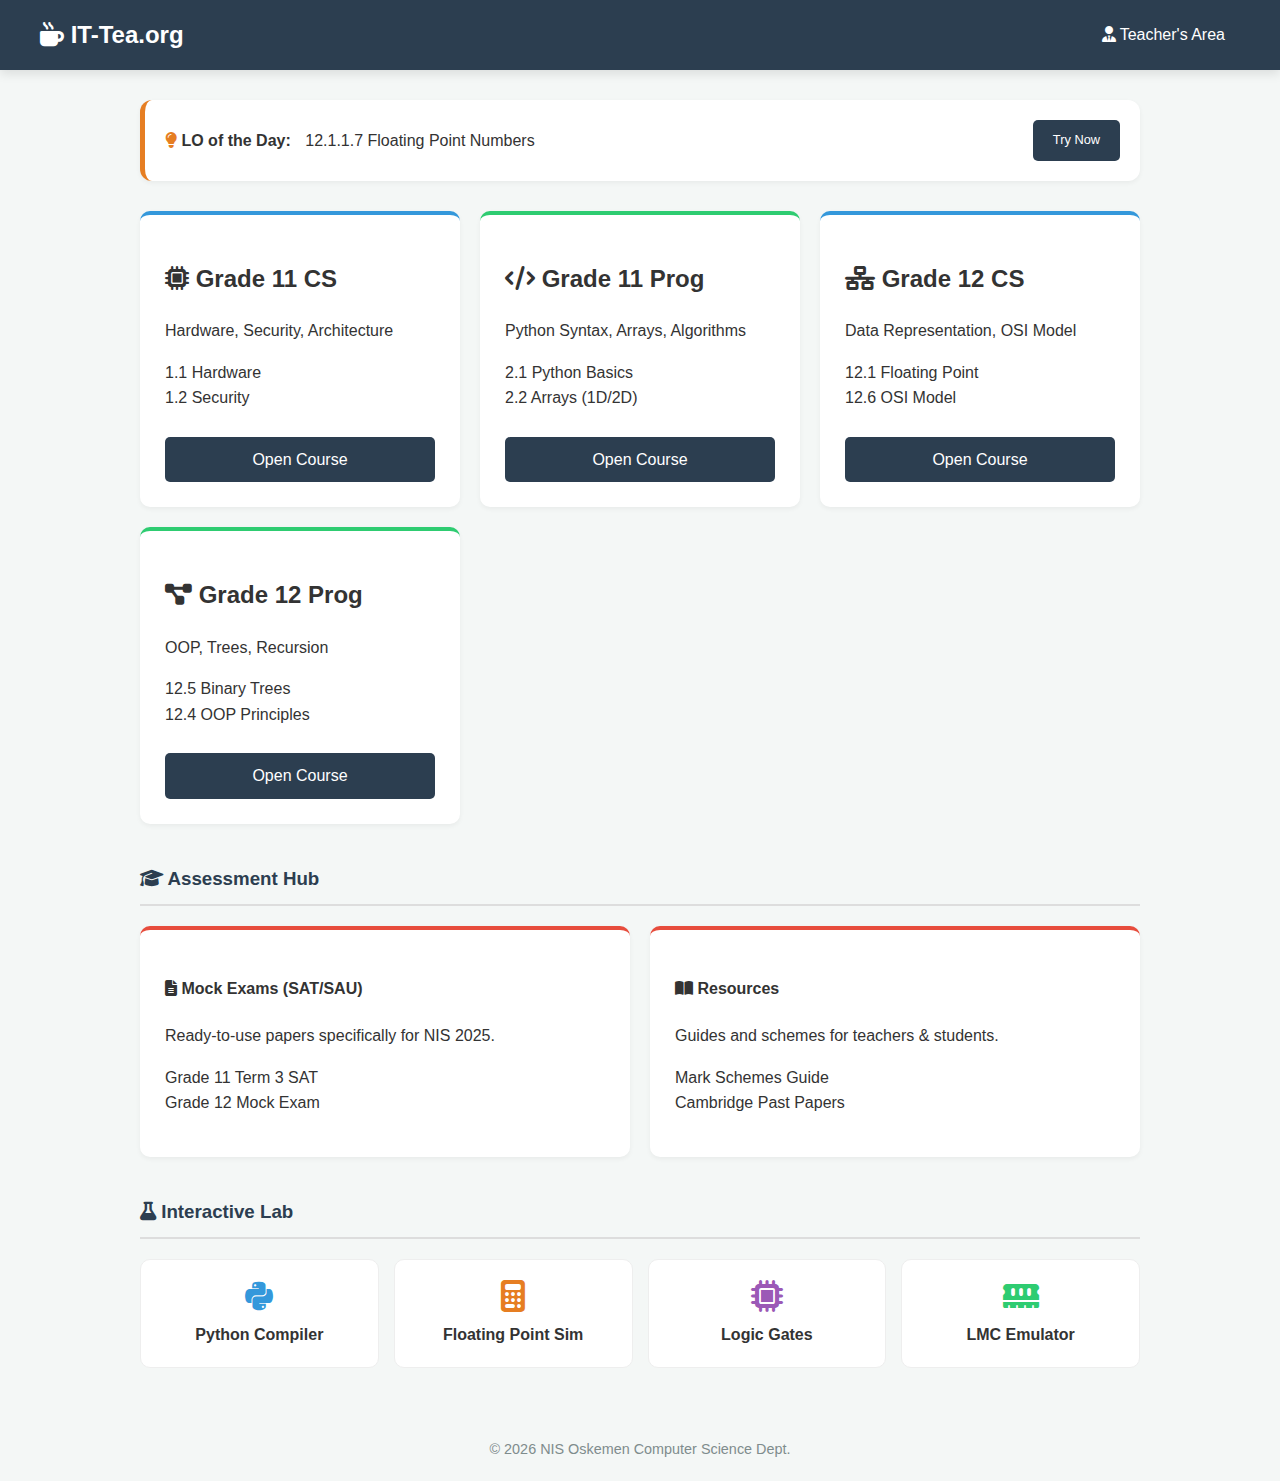
<file: index.html>
<!DOCTYPE html>
<html lang="en">
<head>
    <meta charset="UTF-8">
    <meta name="viewport" content="width=device-width, initial-scale=1.0">
    <title>IT-Tea | NIS Dashboard</title>
    <link rel="stylesheet" href="style.css">
    <link rel="stylesheet" href="https://cdnjs.cloudflare.com/ajax/libs/font-awesome/6.4.0/css/all.min.css">
    <style>
        /* Дополнительные стили специально для главной страницы */
        .lo-widget {
            background: #fff;
            padding: 20px;
            border-radius: 12px;
            border-left: 5px solid var(--accent);
            margin-bottom: 30px;
            display: flex;
            align-items: center;
            justify-content: space-between;
            box-shadow: 0 2px 5px rgba(0,0,0,0.05);
        }
        .section-title {
            border-bottom: 2px solid #ddd;
            padding-bottom: 10px;
            margin: 40px 0 20px;
            color: var(--primary);
        }
        .tool-grid {
            display: grid;
            grid-template-columns: repeat(auto-fit, minmax(200px, 1fr));
            gap: 15px;
        }
        .tool-card {
            background: white;
            padding: 20px;
            border-radius: 10px;
            text-align: center;
            transition: 0.3s;
            border: 1px solid #eee;
        }
        .tool-card:hover { transform: translateY(-3px); border-color: var(--accent); }
        .tool-card i { font-size: 2rem; margin-bottom: 10px; display: block; }
    </style>
</head>
<body>

<header>
    <div class="header-content">
        <div class="logo"><i class="fas fa-mug-hot"></i> IT-Tea.org</div>
        <nav>
            <a href="#" style="color:white; margin-right: 15px;"><i class="fas fa-user-tie"></i> Teacher's Area</a>
        </nav>
    </div>
</header>

<div class="container">

    <div class="lo-widget">
        <div>
            <strong><i class="fas fa-lightbulb" style="color: var(--accent);"></i> LO of the Day:</strong>
            <span style="margin-left: 10px;">12.1.1.7 Floating Point Numbers</span>
        </div>
        <a href="grade12/cs/unit1-floatingpoint.html" class="btn" style="font-size: 0.8rem;">Try Now</a>
    </div>

    <div class="grid">
        <div class="card card-cs">
            <h2><i class="fas fa-microchip"></i> Grade 11 CS</h2>
            <p>Hardware, Security, Architecture</p>
            <ul>
                <li><a href="grade11/cs/unit1-hardware.html">1.1 Hardware</a></li>
                <li><a href="grade11/cs/unit2-security.html">1.2 Security</a></li>
            </ul>
            <a href="grade11/cs/index.html" class="btn" style="width:100%; box-sizing:border-box; text-align:center; margin-top:10px;">Open Course</a>
        </div>

        <div class="card card-prog">
            <h2><i class="fas fa-code"></i> Grade 11 Prog</h2>
            <p>Python Syntax, Arrays, Algorithms</p>
            <ul>
                <li><a href="grade11/prog/unit1-python.html">2.1 Python Basics</a></li>
                <li><a href="grade11/prog/unit2-arrays.html">2.2 Arrays (1D/2D)</a></li>
            </ul>
            <a href="grade11/prog/index.html" class="btn" style="width:100%; box-sizing:border-box; text-align:center; margin-top:10px;">Open Course</a>
        </div>

        <div class="card card-cs">
            <h2><i class="fas fa-network-wired"></i> Grade 12 CS</h2>
            <p>Data Representation, OSI Model</p>
            <ul>
                <li><a href="grade12/cs/unit1-floatingpoint.html">12.1 Floating Point</a></li>
                <li><a href="#">12.6 OSI Model</a></li>
            </ul>
            <a href="grade12/cs/index.html" class="btn" style="width:100%; box-sizing:border-box; text-align:center; margin-top:10px;">Open Course</a>
        </div>

        <div class="card card-prog">
            <h2><i class="fas fa-project-diagram"></i> Grade 12 Prog</h2>
            <p>OOP, Trees, Recursion</p>
            <ul>
                <li><a href="grade12/prog/unit1-trees.html">12.5 Binary Trees</a></li>
                <li><a href="#">12.4 OOP Principles</a></li>
            </ul>
            <a href="grade12/prog/index.html" class="btn" style="width:100%; box-sizing:border-box; text-align:center; margin-top:10px;">Open Course</a>
        </div>
    </div>

    <h3 class="section-title"><i class="fas fa-graduation-cap"></i> Assessment Hub</h3>
    <div class="grid">
        <div class="card" style="border-top-color: #e74c3c;">
            <h4><i class="fas fa-file-alt"></i> Mock Exams (SAT/SAU)</h4>
            <p>Ready-to-use papers specifically for NIS 2025.</p>
            <ul>
                <li><a href="#">Grade 11 Term 3 SAT</a></li>
                <li><a href="#">Grade 12 Mock Exam</a></li>
            </ul>
        </div>
        <div class="card" style="border-top-color: #e74c3c;">
            <h4><i class="fas fa-book-open"></i> Resources</h4>
            <p>Guides and schemes for teachers & students.</p>
            <ul>
                <li><a href="#">Mark Schemes Guide</a></li>
                <li><a href="#">Cambridge Past Papers</a></li>
            </ul>
        </div>
    </div>

    <h3 class="section-title"><i class="fas fa-flask"></i> Interactive Lab</h3>
    <div class="tool-grid">
        <a href="https://www.programiz.com/python-programming/online-compiler/" target="_blank" class="tool-card" style="text-decoration: none; color: inherit;">
            <i class="fab fa-python" style="color: #3498db;"></i>
            <strong>Python Compiler</strong>
        </a>
        <a href="grade12/cs/unit1-floatingpoint.html" class="tool-card" style="text-decoration: none; color: inherit;">
            <i class="fas fa-calculator" style="color: #e67e22;"></i>
            <strong>Floating Point Sim</strong>
        </a>
        <a href="#" class="tool-card" style="text-decoration: none; color: inherit;">
            <i class="fas fa-microchip" style="color: #9b59b6;"></i>
            <strong>Logic Gates</strong>
        </a>
        <a href="#" class="tool-card" style="text-decoration: none; color: inherit;">
            <i class="fas fa-memory" style="color: #2ecc71;"></i>
            <strong>LMC Emulator</strong>
        </a>
    </div>

</div>

<footer style="text-align: center; margin-top: 50px; padding: 20px; color: #7f8c8d; font-size: 0.9rem;">
    &copy; 2026 NIS Oskemen Computer Science Dept.
</footer>

</body>
</html>
</file>
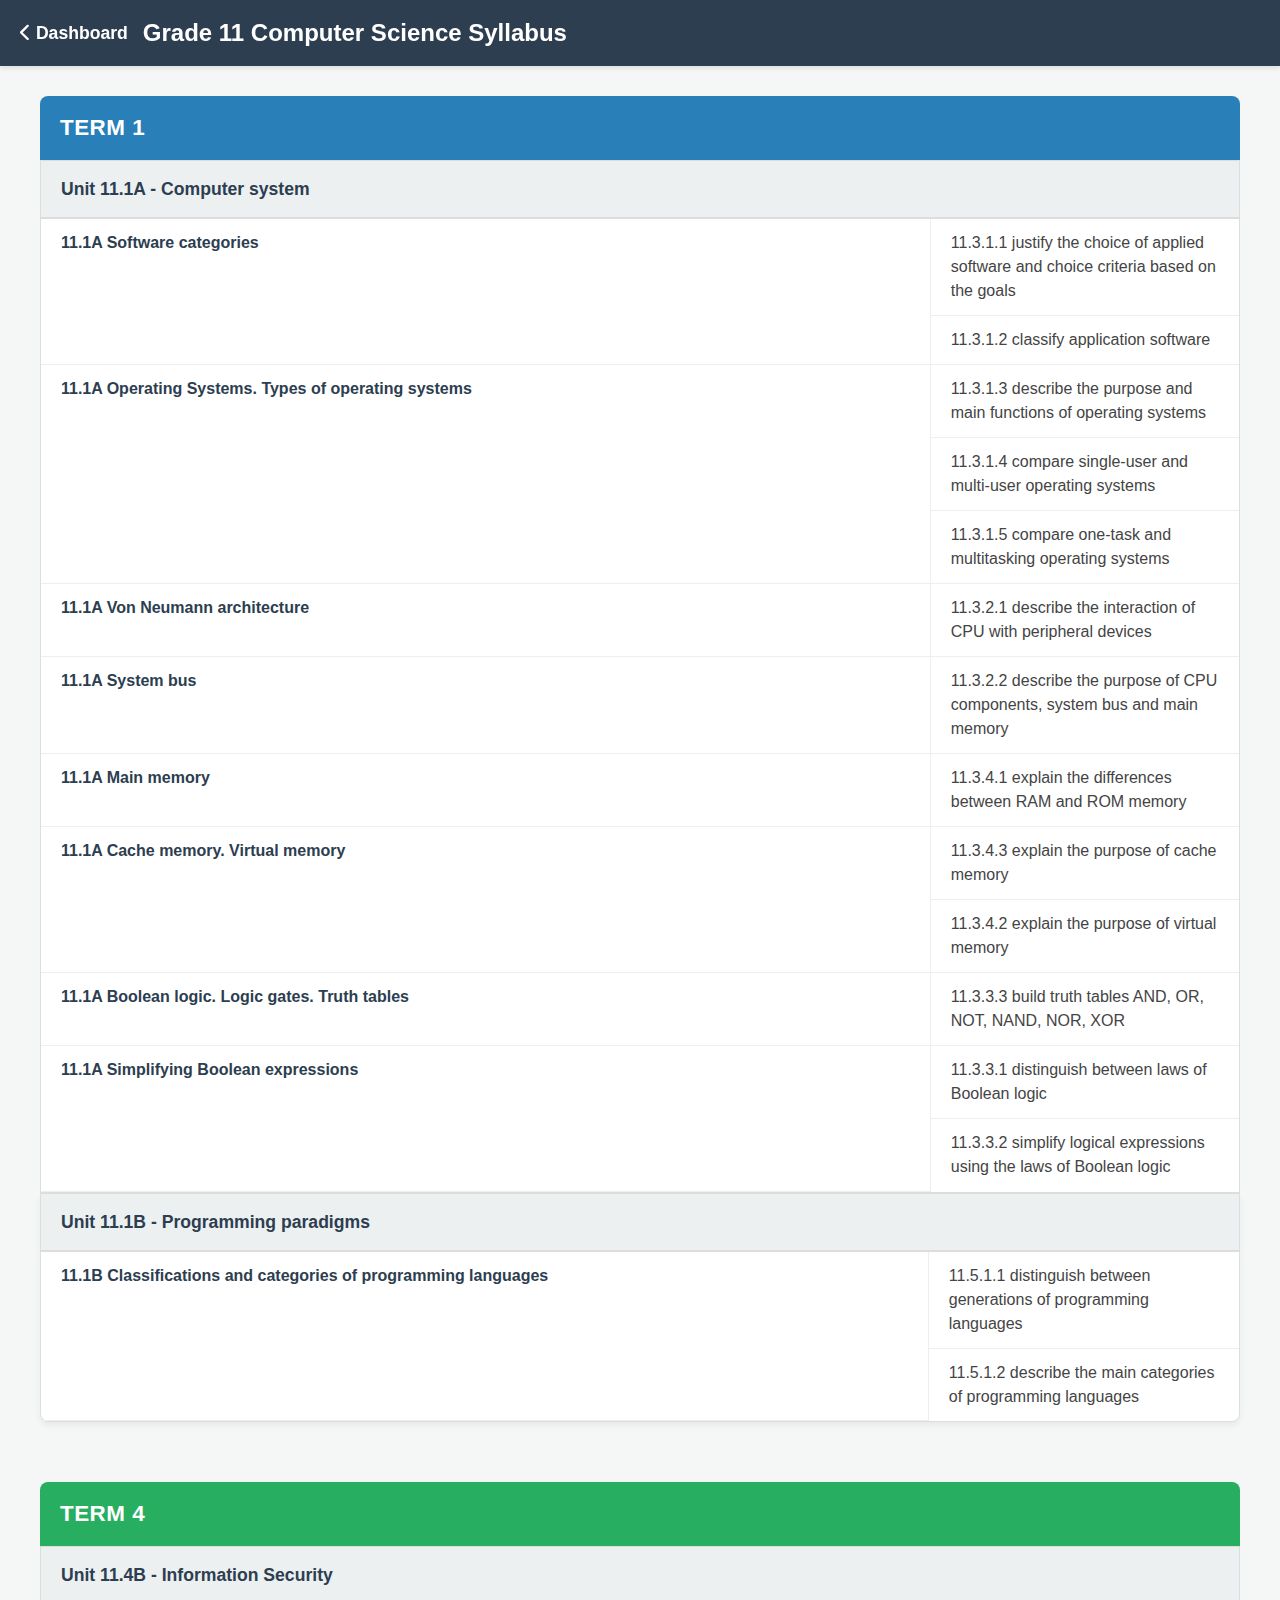
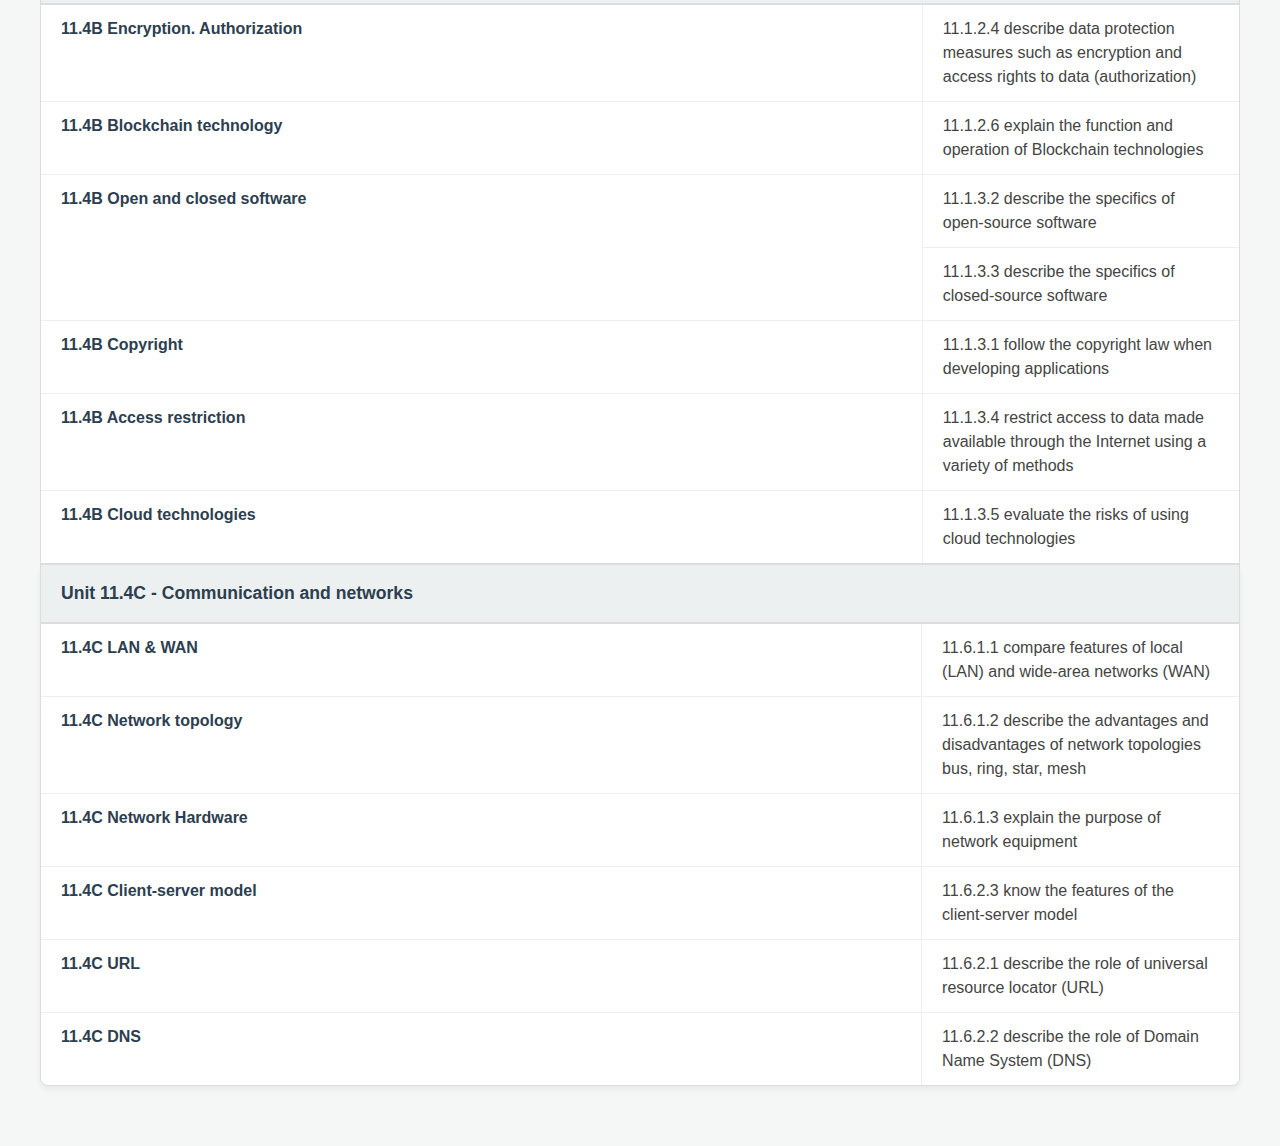
<file: grade11/cs/index.html>
<!DOCTYPE html>
<html lang="en">
<head>
    <meta charset="UTF-8">
    <meta name="viewport" content="width=device-width, initial-scale=1.0">
    <title>Grade 11 CS Syllabus | IT-Tea</title>
    <link rel="stylesheet" href="https://cdnjs.cloudflare.com/ajax/libs/font-awesome/6.4.0/css/all.min.css">
    <style>
        :root {
            --primary: #2c3e50;
            --term1: #2980b9; 
            --term2: #8e44ad; 
            --term3: #d35400; 
            --term4: #27ae60; 
            --bg: #f4f7f6;
            --text: #222;
        }
        body { font-family: 'Segoe UI', sans-serif; background: var(--bg); color: var(--text); margin: 0; line-height: 1.5; }
        
        header { background: var(--primary); color: white; padding: 15px 20px; position: sticky; top: 0; z-index: 100; box-shadow: 0 2px 5px rgba(0,0,0,0.1); display: flex; align-items: center; gap: 15px; }
        .back-link { color: white; text-decoration: none; font-weight: bold; font-size: 1.1rem; }
        
        .container { max-width: 1200px; margin: 30px auto; padding: 0 15px; }
        
        /* Term Sections */
        .term-section { margin-bottom: 60px; }
        .term-header { 
            padding: 15px 20px; border-radius: 8px 8px 0 0; 
            font-size: 1.4rem; font-weight: bold; color: white; 
            text-transform: uppercase; letter-spacing: 0.5px;
        }
        .t1 { background: var(--term1); }
        .t2 { background: var(--term2); }
        .t3 { background: var(--term3); }
        .t4 { background: var(--term4); }

        /* Unit & Topic Styling */
        .unit-block { background: white; border: 1px solid #ddd; border-top: none; padding: 0; margin-bottom: 0; }
        .unit-block:last-child { border-radius: 0 0 8px 8px; box-shadow: 0 4px 6px rgba(0,0,0,0.05); }

        .unit-title { 
            background: #ecf0f1; color: var(--primary); 
            padding: 15px 20px; font-weight: 800; font-size: 1.1rem; 
            border-bottom: 2px solid #ddd; border-top: 1px solid #ddd;
        }

        /* Table Layout for strict alignment */
        .syllabus-table { width: 100%; border-collapse: collapse; }
        .syllabus-table th, .syllabus-table td { padding: 12px 20px; border-bottom: 1px solid #eee; text-align: left; vertical-align: top; }
        .syllabus-table tr:last-child td { border-bottom: none; }
        .syllabus-table tr:hover { background-color: #f9fbfc; }

        /* Columns */
        .col-topic { width: 30%; font-weight: 600; color: #2c3e50; border-right: 1px solid #eee; }
        .col-code { width: 10%; color:#444; }
        .col-lo { width: 60%; color: #444; }

        /* Links */
        .topic-link { text-decoration: none; color: inherit; display: block; transition: 0.2s; }
        .topic-link:hover { color: var(--term1); }

        @media (max-width: 768px) {
            .syllabus-table, .syllabus-table tbody, .syllabus-table tr, .syllabus-table td { display: block; width: 100%; box-sizing: border-box; }
            .col-topic { width: 100%; background: #f8f9fa; border-bottom: none; border-right: none; padding-bottom: 5px; }
            .col-code { display: inline-block; width: auto; padding-right: 5px; padding-bottom: 0; }
            .col-lo { display: inline-block; width: auto; padding-left: 0; padding-top: 0; }
        }
    </style>
</head>
<body>

<header>
    <a href="index.html" class="back-link"><i class="fas fa-chevron-left"></i> Dashboard</a>
    <h2 style="margin:0;">Grade 11 Computer Science Syllabus</h2>
</header>

<div class="container">

    <div class="term-section">
        <div class="term-header t1">Term 1</div>

        <div class="unit-block">
            <div class="unit-title">Unit 11.1A - Computer system</div>
            <table class="syllabus-table">
                <tr>
                    <td class="col-topic" rowspan="2"><a href="#" class="topic-link">11.1A Software categories</a></td>
                    <td class="col-code">11.3.1.1 justify the choice of applied software and choice criteria based on the goals</td>
                </tr>
                <tr>
                    <td class="col-code">11.3.1.2 classify application software</td>
                </tr>
                <tr>
                    <td class="col-topic" rowspan="3"><a href="#" class="topic-link">11.1A Operating Systems. Types of operating systems</a></td>
                    <td class="col-code">11.3.1.3 describe the purpose and main functions of operating systems</td>
                </tr>
                <tr>
                    <td class="col-code">11.3.1.4 compare single-user and multi-user operating systems</td>
                </tr>
                <tr>
                    <td class="col-code">11.3.1.5 compare one-task and multitasking operating systems</td>
                </tr>
                <tr>
                    <td class="col-topic"><a href="#" class="topic-link">11.1A Von Neumann architecture</a></td>
                    <td class="col-code">11.3.2.1 describe the interaction of CPU with peripheral devices</td>
                </tr>
                <tr>
                    <td class="col-topic"><a href="#" class="topic-link">11.1A System bus</a></td>
                    <td class="col-code">11.3.2.2 describe the purpose of CPU components, system bus and main memory</td>
                </tr>
                <tr>
                    <td class="col-topic"><a href="#" class="topic-link">11.1A Main memory</a></td>
                    <td class="col-code">11.3.4.1 explain the differences between RAM and ROM memory</td>
                </tr>
                <tr>
                    <td class="col-topic" rowspan="2"><a href="#" class="topic-link">11.1A Cache memory. Virtual memory</a></td>
                    <td class="col-code">11.3.4.3 explain the purpose of cache memory</td>
                </tr>
                <tr>
                    <td class="col-code">11.3.4.2 explain the purpose of virtual memory</td>
                </tr>
                <tr>
                    <td class="col-topic"><a href="#" class="topic-link">11.1A Boolean logic. Logic gates. Truth tables</a></td>
                    <td class="col-code">11.3.3.3 build truth tables AND, OR, NOT, NAND, NOR, XOR</td>
                </tr>
                <tr>
                    <td class="col-topic" rowspan="2"><a href="#" class="topic-link">11.1A Simplifying Boolean expressions</a></td>
                    <td class="col-code">11.3.3.1 distinguish between laws of Boolean logic</td>
                </tr>
                <tr>
                    <td class="col-code">11.3.3.2 simplify logical expressions using the laws of Boolean logic</td>
                </tr>
            </table>
        </div>

        <div class="unit-block">
            <div class="unit-title">Unit 11.1B - Programming paradigms</div>
            <table class="syllabus-table">
                <tr>
                    <td class="col-topic" rowspan="2"><a href="#" class="topic-link">11.1B Classifications and categories of programming languages</a></td>
                    <td class="col-code">11.5.1.1 distinguish between generations of programming languages</td>
                </tr>
                <tr>
                    <td class="col-code">11.5.1.2 describe the main categories of programming languages</td>
                </tr>
            </table>
        </div>
    </div>

    <div class="term-section">
        <div class="term-header t4">Term 4</div>

        <div class="unit-block">
            <div class="unit-title">Unit 11.4B - Information Security</div>
            <table class="syllabus-table">
                <tr>
                    <td class="col-topic"><a href="#" class="topic-link">11.4B Encryption. Authorization</a></td>
                    <td class="col-code">11.1.2.4 describe data protection measures such as encryption and access rights to data (authorization)</td>
                </tr>
                <tr>
                    <td class="col-topic"><a href="#" class="topic-link">11.4B Blockchain technology</a></td>
                    <td class="col-code">11.1.2.6 explain the function and operation of Blockchain technologies</td>
                </tr>
                <tr>
                    <td class="col-topic" rowspan="2"><a href="#" class="topic-link">11.4B Open and closed software</a></td>
                    <td class="col-code">11.1.3.2 describe the specifics of open-source software</td>
                </tr>
                <tr>
                    <td class="col-code">11.1.3.3 describe the specifics of closed-source software</td>
                </tr>
                <tr>
                    <td class="col-topic"><a href="#" class="topic-link">11.4B Copyright</a></td>
                    <td class="col-code">11.1.3.1 follow the copyright law when developing applications</td>
                </tr>
                <tr>
                    <td class="col-topic"><a href="#" class="topic-link">11.4B Access restriction</a></td>
                    <td class="col-code">11.1.3.4 restrict access to data made available through the Internet using a variety of methods</td>
                </tr>
                <tr>
                    <td class="col-topic"><a href="#" class="topic-link">11.4B Cloud technologies</a></td>
                    <td class="col-code">11.1.3.5 evaluate the risks of using cloud technologies</td>
                </tr>
            </table>
        </div>

        <div class="unit-block">
            <div class="unit-title">Unit 11.4C - Communication and networks</div>
            <table class="syllabus-table">
                <tr>
                    <td class="col-topic"><a href="#" class="topic-link">11.4C LAN & WAN</a></td>
                    <td class="col-code">11.6.1.1 compare features of local (LAN) and wide-area networks (WAN)</td>
                </tr>
                <tr>
                    <td class="col-topic"><a href="#" class="topic-link">11.4C Network topology</a></td>
                    <td class="col-code">11.6.1.2 describe the advantages and disadvantages of network topologies bus, ring, star, mesh</td>
                </tr>
                <tr>
                    <td class="col-topic"><a href="#" class="topic-link">11.4C Network Hardware</a></td>
                    <td class="col-code">11.6.1.3 explain the purpose of network equipment</td>
                </tr>
                <tr>
                    <td class="col-topic"><a href="#" class="topic-link">11.4C Client-server model</a></td>
                    <td class="col-code">11.6.2.3 know the features of the client-server model</td>
                </tr>
                <tr>
                    <td class="col-topic"><a href="#" class="topic-link">11.4C URL</a></td>
                    <td class="col-code">11.6.2.1 describe the role of universal resource locator (URL)</td>
                </tr>
                <tr>
                    <td class="col-topic"><a href="#" class="topic-link">11.4C DNS</a></td>
                    <td class="col-code">11.6.2.2 describe the role of Domain Name System (DNS)</td>
                </tr>
            </table>
        </div>
    </div>

</div>

</body>
</html>
</file>
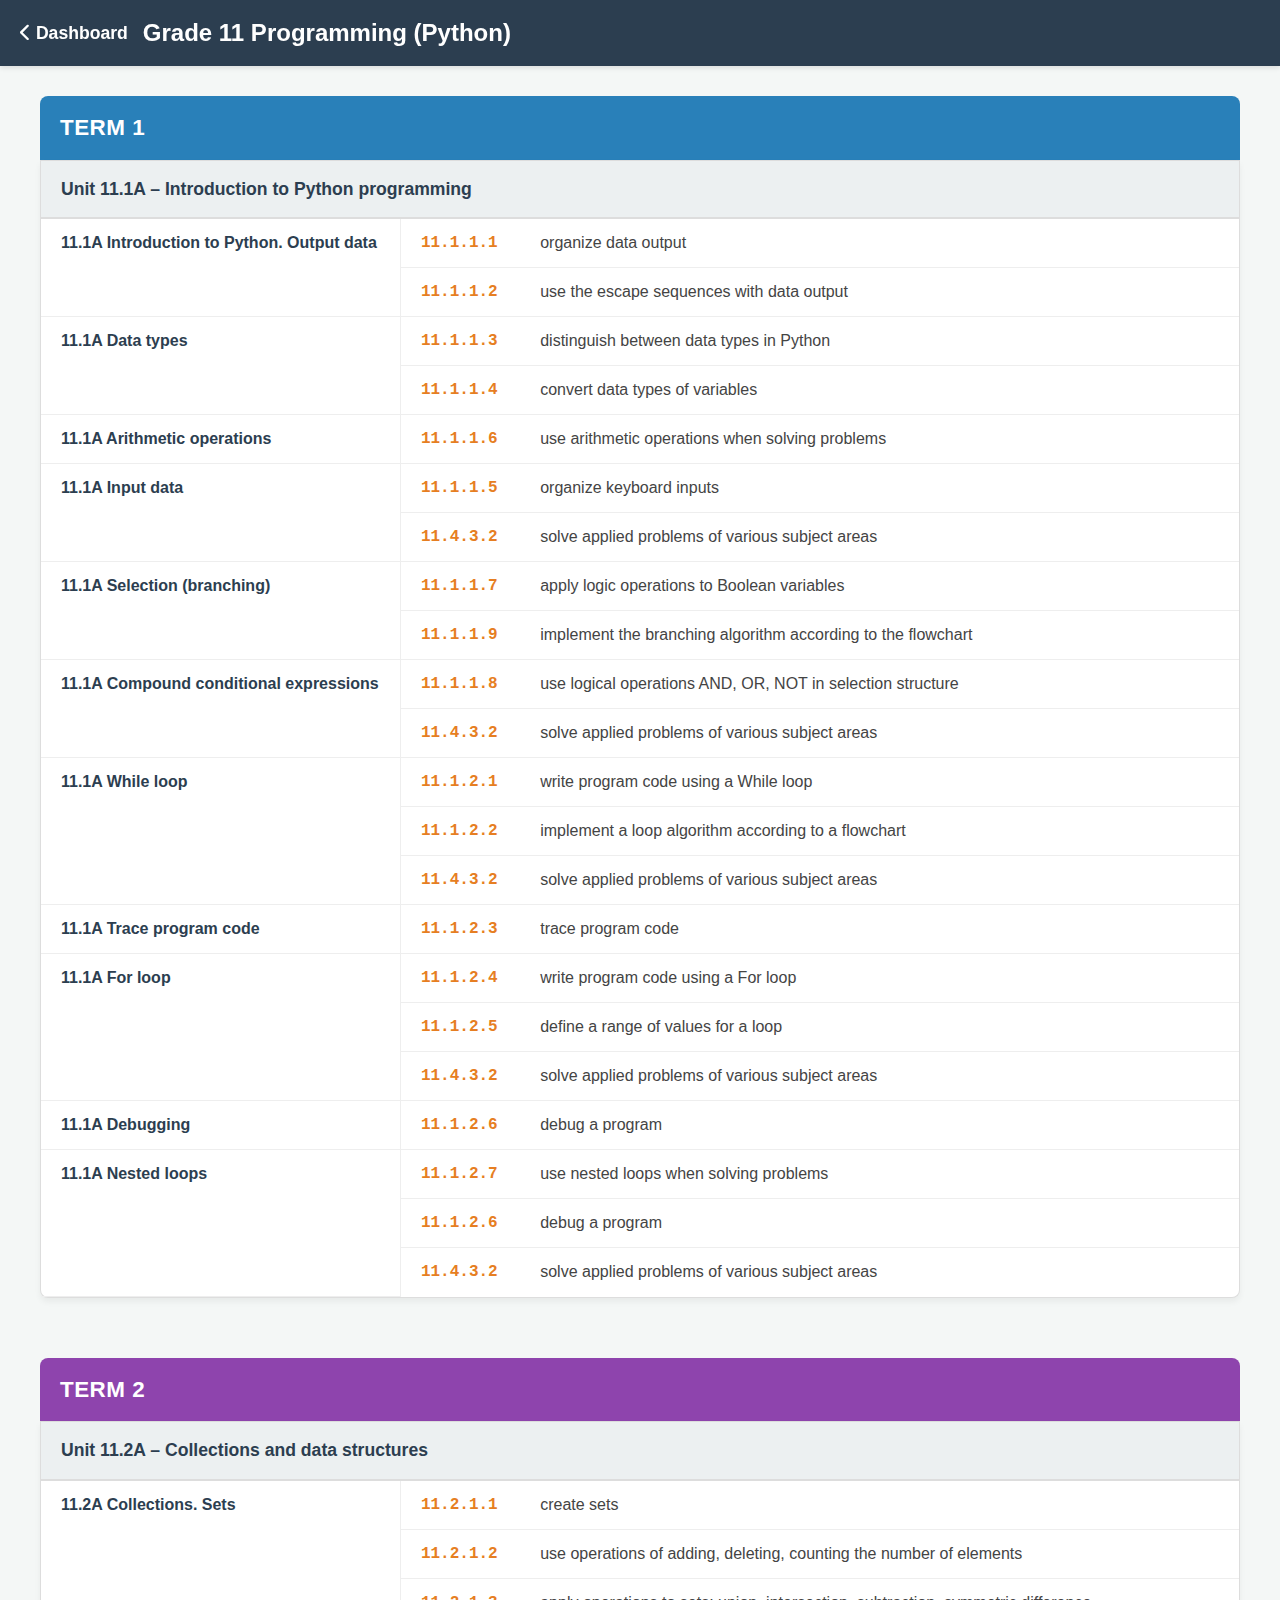
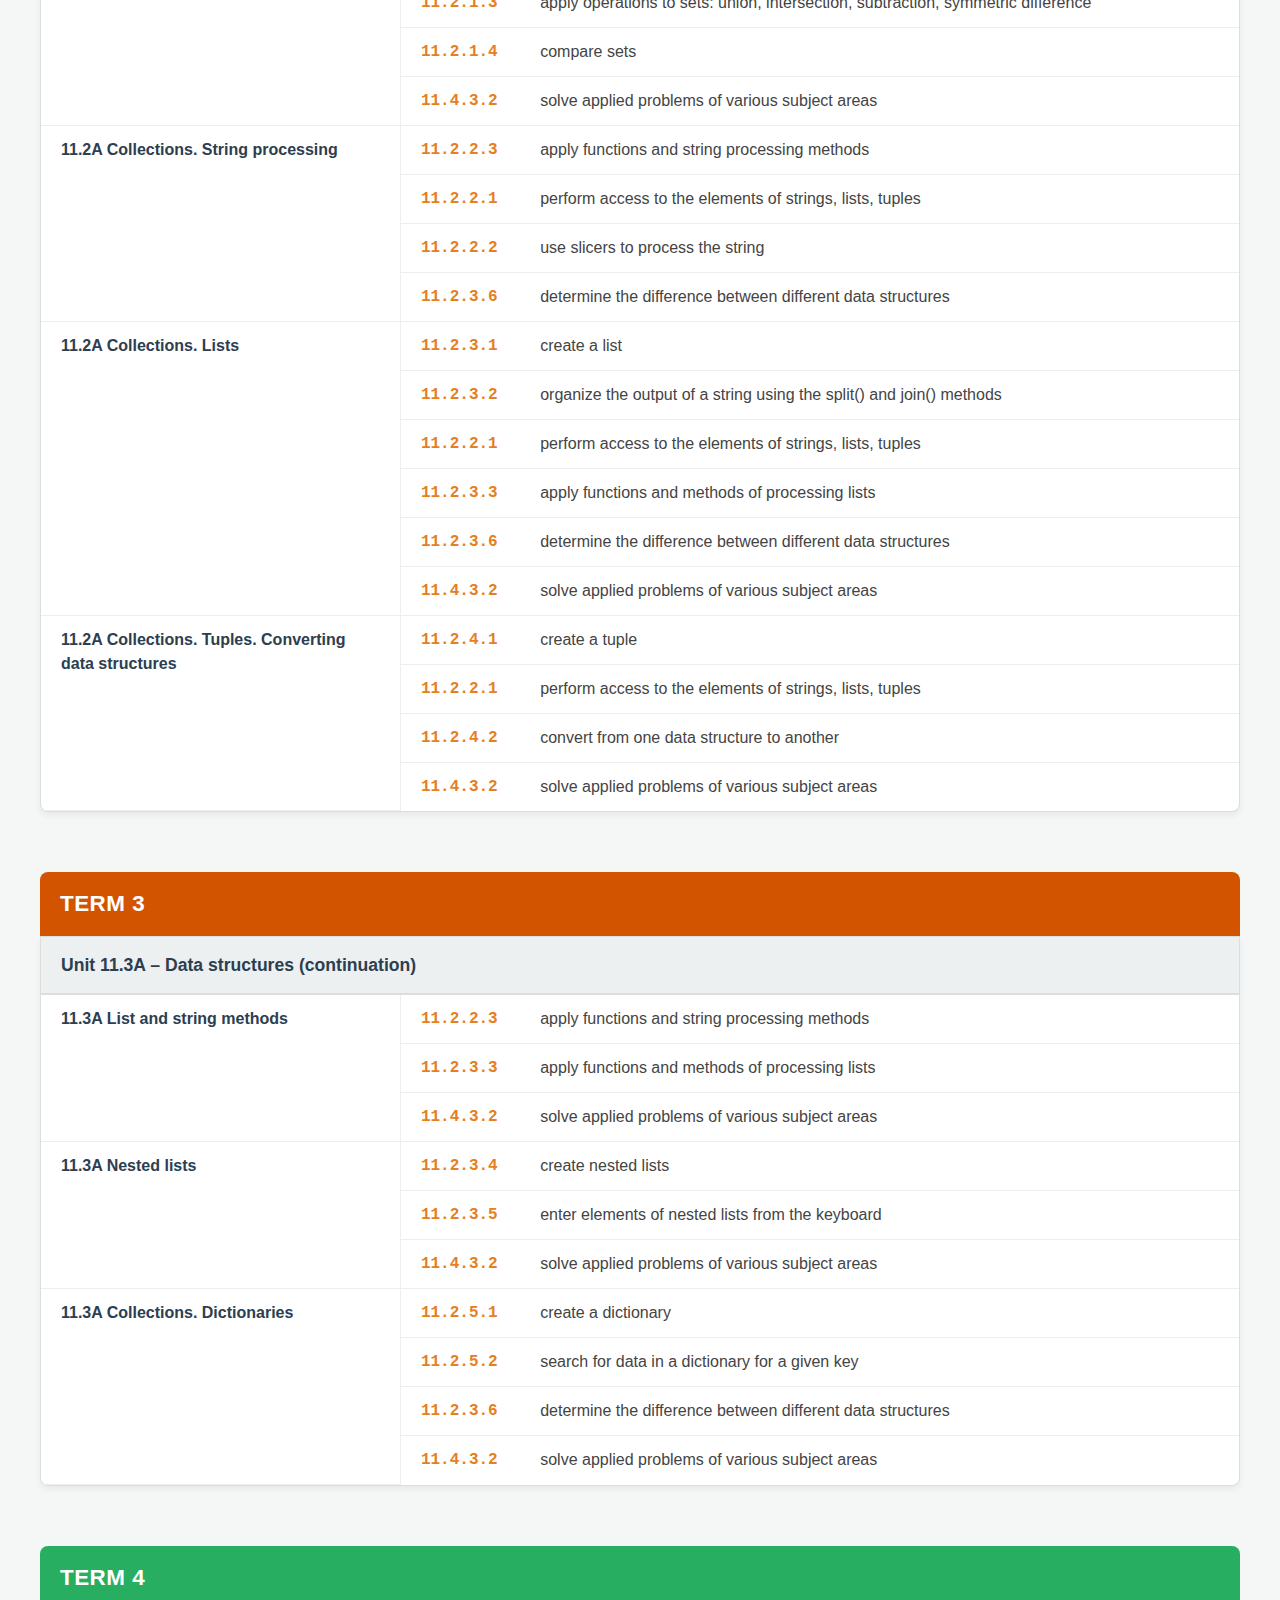
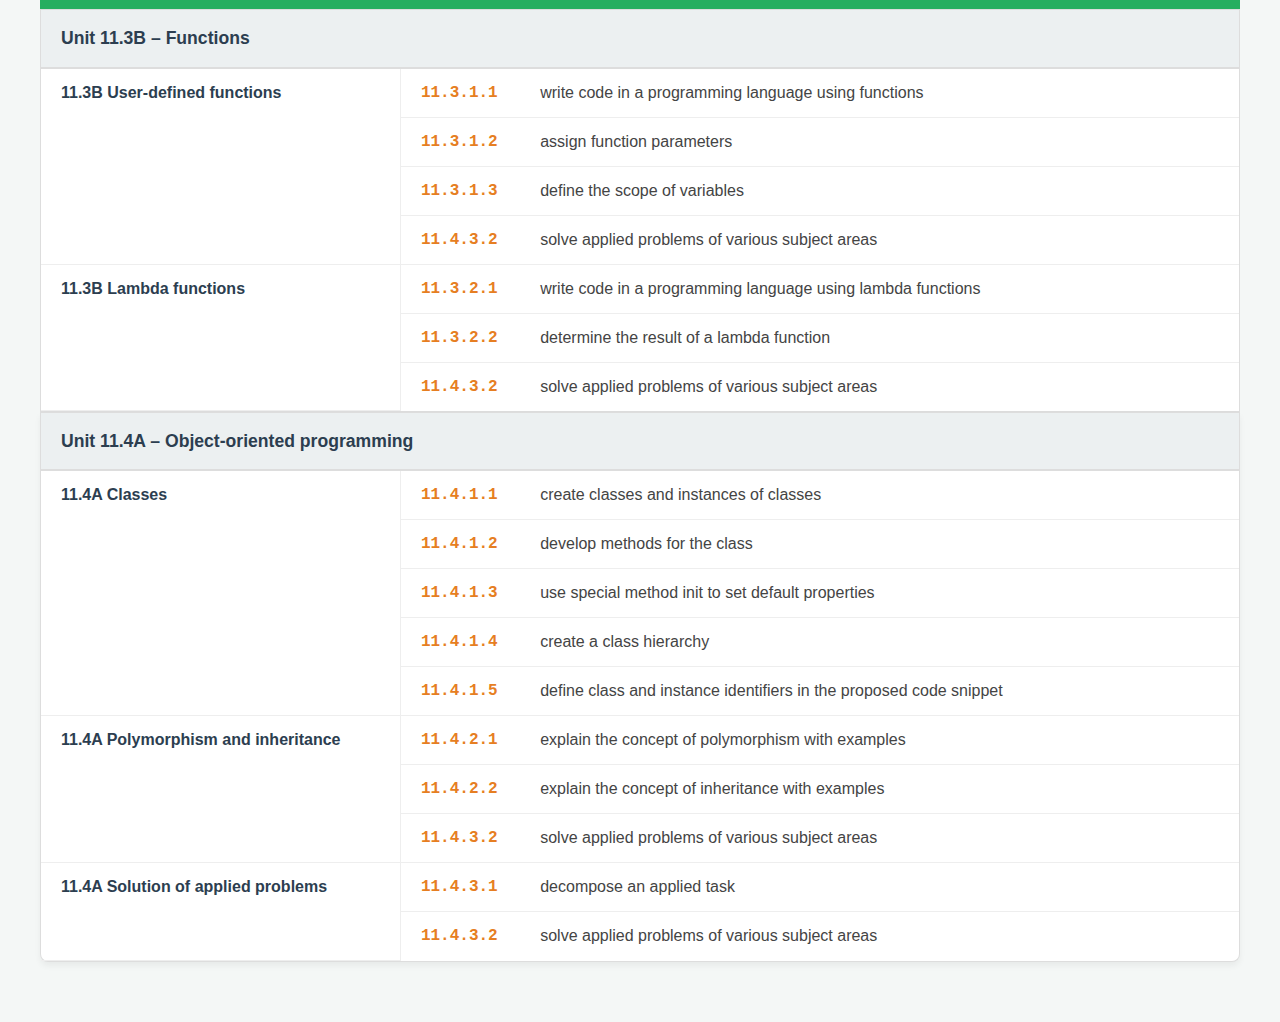
<file: grade11/prog/index.html>
<!DOCTYPE html>
<html lang="en">
<head>
    <meta charset="UTF-8">
    <meta name="viewport" content="width=device-width, initial-scale=1.0">
    <title>Grade 11 Programming Syllabus | IT-Tea</title>
    <link rel="stylesheet" href="https://cdnjs.cloudflare.com/ajax/libs/font-awesome/6.4.0/css/all.min.css">
    <style>
        :root {
            --primary: #2c3e50;
            --term1: #2980b9; 
            --term2: #8e44ad; 
            --term3: #d35400; 
            --term4: #27ae60; 
            --bg: #f4f7f6;
            --text: #222;
        }
        body { font-family: 'Segoe UI', sans-serif; background: var(--bg); color: var(--text); margin: 0; line-height: 1.5; }
        
        header { background: var(--primary); color: white; padding: 15px 20px; position: sticky; top: 0; z-index: 100; box-shadow: 0 2px 5px rgba(0,0,0,0.1); display: flex; align-items: center; gap: 15px; }
        .back-link { color: white; text-decoration: none; font-weight: bold; font-size: 1.1rem; }
        
        .container { max-width: 1200px; margin: 30px auto; padding: 0 15px; }
        
        /* Term Sections */
        .term-section { margin-bottom: 60px; }
        .term-header { 
            padding: 15px 20px; border-radius: 8px 8px 0 0; 
            font-size: 1.4rem; font-weight: bold; color: white; 
            text-transform: uppercase; letter-spacing: 0.5px;
        }
        .t1 { background: var(--term1); }
        .t2 { background: var(--term2); }
        .t3 { background: var(--term3); }
        .t4 { background: var(--term4); }

        /* Unit & Topic Styling */
        .unit-block { background: white; border: 1px solid #ddd; border-top: none; padding: 0; margin-bottom: 0; }
        .unit-block:last-child { border-radius: 0 0 8px 8px; box-shadow: 0 4px 6px rgba(0,0,0,0.05); }

        .unit-title { 
            background: #ecf0f1; color: var(--primary); 
            padding: 15px 20px; font-weight: 800; font-size: 1.1rem; 
            border-bottom: 2px solid #ddd; border-top: 1px solid #ddd;
        }

        /* Table Layout */
        .syllabus-table { width: 100%; border-collapse: collapse; }
        .syllabus-table th, .syllabus-table td { padding: 12px 20px; border-bottom: 1px solid #eee; text-align: left; vertical-align: top; }
        .syllabus-table tr:last-child td { border-bottom: none; }
        .syllabus-table tr:hover { background-color: #f9fbfc; }

        /* Columns */
        .col-topic { width: 30%; font-weight: 600; color: #2c3e50; border-right: 1px solid #eee; }
        .col-code { width: 10%; font-family: 'Consolas', monospace; color: #e67e22; font-weight: bold; }
        .col-lo { width: 60%; color: #444; }

        /* Links */
        .topic-link { text-decoration: none; color: inherit; display: block; transition: 0.2s; }
        .topic-link:hover { color: var(--term1); }

        @media (max-width: 768px) {
            .syllabus-table, .syllabus-table tbody, .syllabus-table tr, .syllabus-table td { display: block; width: 100%; box-sizing: border-box; }
            .col-topic { width: 100%; background: #f8f9fa; border-bottom: none; border-right: none; padding-bottom: 5px; }
            .col-code { display: inline-block; width: auto; padding-right: 5px; padding-bottom: 0; }
            .col-lo { display: inline-block; width: auto; padding-left: 0; padding-top: 0; }
        }
    </style>
</head>
<body>

<header>
    <a href="index.html" class="back-link"><i class="fas fa-chevron-left"></i> Dashboard</a>
    <h2 style="margin:0;">Grade 11 Programming (Python)</h2>
</header>

<div class="container">

    <div class="term-section">
        <div class="term-header t1">Term 1</div>

        <div class="unit-block">
            <div class="unit-title">Unit 11.1A – Introduction to Python programming</div>
            <table class="syllabus-table">
                <tr>
                    <td class="col-topic" rowspan="2"><a href="#" class="topic-link">11.1A Introduction to Python. Output data</a></td>
                    <td class="col-code">11.1.1.1</td>
                    <td class="col-lo">organize data output</td>
                </tr>
                <tr>
                    <td class="col-code">11.1.1.2</td>
                    <td class="col-lo">use the escape sequences with data output</td>
                </tr>
                <tr>
                    <td class="col-topic" rowspan="2"><a href="#" class="topic-link">11.1A Data types</a></td>
                    <td class="col-code">11.1.1.3</td>
                    <td class="col-lo">distinguish between data types in Python</td>
                </tr>
                <tr>
                    <td class="col-code">11.1.1.4</td>
                    <td class="col-lo">convert data types of variables</td>
                </tr>
                <tr>
                    <td class="col-topic"><a href="#" class="topic-link">11.1A Arithmetic operations</a></td>
                    <td class="col-code">11.1.1.6</td>
                    <td class="col-lo">use arithmetic operations when solving problems</td>
                </tr>
                <tr>
                    <td class="col-topic" rowspan="2"><a href="#" class="topic-link">11.1A Input data</a></td>
                    <td class="col-code">11.1.1.5</td>
                    <td class="col-lo">organize keyboard inputs</td>
                </tr>
                <tr>
                    <td class="col-code">11.4.3.2</td>
                    <td class="col-lo">solve applied problems of various subject areas</td>
                </tr>
                <tr>
                    <td class="col-topic" rowspan="2"><a href="#" class="topic-link">11.1A Selection (branching)</a></td>
                    <td class="col-code">11.1.1.7</td>
                    <td class="col-lo">apply logic operations to Boolean variables</td>
                </tr>
                <tr>
                    <td class="col-code">11.1.1.9</td>
                    <td class="col-lo">implement the branching algorithm according to the flowchart</td>
                </tr>
                <tr>
                    <td class="col-topic" rowspan="2"><a href="#" class="topic-link">11.1A Compound conditional expressions</a></td>
                    <td class="col-code">11.1.1.8</td>
                    <td class="col-lo">use logical operations AND, OR, NOT in selection structure</td>
                </tr>
                <tr>
                    <td class="col-code">11.4.3.2</td>
                    <td class="col-lo">solve applied problems of various subject areas</td>
                </tr>
                <tr>
                    <td class="col-topic" rowspan="3"><a href="#" class="topic-link">11.1A While loop</a></td>
                    <td class="col-code">11.1.2.1</td>
                    <td class="col-lo">write program code using a While loop</td>
                </tr>
                <tr>
                    <td class="col-code">11.1.2.2</td>
                    <td class="col-lo">implement a loop algorithm according to a flowchart</td>
                </tr>
                <tr>
                    <td class="col-code">11.4.3.2</td>
                    <td class="col-lo">solve applied problems of various subject areas</td>
                </tr>
                <tr>
                    <td class="col-topic"><a href="#" class="topic-link">11.1A Trace program code</a></td>
                    <td class="col-code">11.1.2.3</td>
                    <td class="col-lo">trace program code</td>
                </tr>
                <tr>
                    <td class="col-topic" rowspan="3"><a href="#" class="topic-link">11.1A For loop</a></td>
                    <td class="col-code">11.1.2.4</td>
                    <td class="col-lo">write program code using a For loop</td>
                </tr>
                <tr>
                    <td class="col-code">11.1.2.5</td>
                    <td class="col-lo">define a range of values for a loop</td>
                </tr>
                <tr>
                    <td class="col-code">11.4.3.2</td>
                    <td class="col-lo">solve applied problems of various subject areas</td>
                </tr>
                <tr>
                    <td class="col-topic"><a href="#" class="topic-link">11.1A Debugging</a></td>
                    <td class="col-code">11.1.2.6</td>
                    <td class="col-lo">debug a program</td>
                </tr>
                <tr>
                    <td class="col-topic" rowspan="3"><a href="#" class="topic-link">11.1A Nested loops</a></td>
                    <td class="col-code">11.1.2.7</td>
                    <td class="col-lo">use nested loops when solving problems</td>
                </tr>
                <tr>
                    <td class="col-code">11.1.2.6</td>
                    <td class="col-lo">debug a program</td>
                </tr>
                <tr>
                    <td class="col-code">11.4.3.2</td>
                    <td class="col-lo">solve applied problems of various subject areas</td>
                </tr>
            </table>
        </div>
    </div>

    <div class="term-section">
        <div class="term-header t2">Term 2</div>

        <div class="unit-block">
            <div class="unit-title">Unit 11.2A – Collections and data structures</div>
            <table class="syllabus-table">
                <tr>
                    <td class="col-topic" rowspan="5"><a href="#" class="topic-link">11.2A Collections. Sets</a></td>
                    <td class="col-code">11.2.1.1</td>
                    <td class="col-lo">create sets</td>
                </tr>
                <tr>
                    <td class="col-code">11.2.1.2</td>
                    <td class="col-lo">use operations of adding, deleting, counting the number of elements</td>
                </tr>
                <tr>
                    <td class="col-code">11.2.1.3</td>
                    <td class="col-lo">apply operations to sets: union, intersection, subtraction, symmetric difference</td>
                </tr>
                <tr>
                    <td class="col-code">11.2.1.4</td>
                    <td class="col-lo">compare sets</td>
                </tr>
                <tr>
                    <td class="col-code">11.4.3.2</td>
                    <td class="col-lo">solve applied problems of various subject areas</td>
                </tr>
                <tr>
                    <td class="col-topic" rowspan="4"><a href="#" class="topic-link">11.2A Collections. String processing</a></td>
                    <td class="col-code">11.2.2.3</td>
                    <td class="col-lo">apply functions and string processing methods</td>
                </tr>
                <tr>
                    <td class="col-code">11.2.2.1</td>
                    <td class="col-lo">perform access to the elements of strings, lists, tuples</td>
                </tr>
                <tr>
                    <td class="col-code">11.2.2.2</td>
                    <td class="col-lo">use slicers to process the string</td>
                </tr>
                <tr>
                    <td class="col-code">11.2.3.6</td>
                    <td class="col-lo">determine the difference between different data structures</td>
                </tr>
                <tr>
                    <td class="col-topic" rowspan="6"><a href="#" class="topic-link">11.2A Collections. Lists</a></td>
                    <td class="col-code">11.2.3.1</td>
                    <td class="col-lo">create a list</td>
                </tr>
                <tr>
                    <td class="col-code">11.2.3.2</td>
                    <td class="col-lo">organize the output of a string using the split() and join() methods</td>
                </tr>
                <tr>
                    <td class="col-code">11.2.2.1</td>
                    <td class="col-lo">perform access to the elements of strings, lists, tuples</td>
                </tr>
                <tr>
                    <td class="col-code">11.2.3.3</td>
                    <td class="col-lo">apply functions and methods of processing lists</td>
                </tr>
                <tr>
                    <td class="col-code">11.2.3.6</td>
                    <td class="col-lo">determine the difference between different data structures</td>
                </tr>
                <tr>
                    <td class="col-code">11.4.3.2</td>
                    <td class="col-lo">solve applied problems of various subject areas</td>
                </tr>
                <tr>
                    <td class="col-topic" rowspan="4"><a href="#" class="topic-link">11.2A Collections. Tuples. Converting data structures</a></td>
                    <td class="col-code">11.2.4.1</td>
                    <td class="col-lo">create a tuple</td>
                </tr>
                <tr>
                    <td class="col-code">11.2.2.1</td>
                    <td class="col-lo">perform access to the elements of strings, lists, tuples</td>
                </tr>
                <tr>
                    <td class="col-code">11.2.4.2</td>
                    <td class="col-lo">convert from one data structure to another</td>
                </tr>
                <tr>
                    <td class="col-code">11.4.3.2</td>
                    <td class="col-lo">solve applied problems of various subject areas</td>
                </tr>
            </table>
        </div>
    </div>

    <div class="term-section">
        <div class="term-header t3">Term 3</div>

        <div class="unit-block">
            <div class="unit-title">Unit 11.3A – Data structures (continuation)</div>
            <table class="syllabus-table">
                <tr>
                    <td class="col-topic" rowspan="3"><a href="#" class="topic-link">11.3A List and string methods</a></td>
                    <td class="col-code">11.2.2.3</td>
                    <td class="col-lo">apply functions and string processing methods</td>
                </tr>
                <tr>
                    <td class="col-code">11.2.3.3</td>
                    <td class="col-lo">apply functions and methods of processing lists</td>
                </tr>
                <tr>
                    <td class="col-code">11.4.3.2</td>
                    <td class="col-lo">solve applied problems of various subject areas</td>
                </tr>
                <tr>
                    <td class="col-topic" rowspan="3"><a href="#" class="topic-link">11.3A Nested lists</a></td>
                    <td class="col-code">11.2.3.4</td>
                    <td class="col-lo">create nested lists</td>
                </tr>
                <tr>
                    <td class="col-code">11.2.3.5</td>
                    <td class="col-lo">enter elements of nested lists from the keyboard</td>
                </tr>
                <tr>
                    <td class="col-code">11.4.3.2</td>
                    <td class="col-lo">solve applied problems of various subject areas</td>
                </tr>
                <tr>
                    <td class="col-topic" rowspan="4"><a href="#" class="topic-link">11.3A Collections. Dictionaries</a></td>
                    <td class="col-code">11.2.5.1</td>
                    <td class="col-lo">create a dictionary</td>
                </tr>
                <tr>
                    <td class="col-code">11.2.5.2</td>
                    <td class="col-lo">search for data in a dictionary for a given key</td>
                </tr>
                <tr>
                    <td class="col-code">11.2.3.6</td>
                    <td class="col-lo">determine the difference between different data structures</td>
                </tr>
                <tr>
                    <td class="col-code">11.4.3.2</td>
                    <td class="col-lo">solve applied problems of various subject areas</td>
                </tr>
            </table>
        </div>
    </div>

    <div class="term-section">
        <div class="term-header t4">Term 4</div>

        <div class="unit-block">
            <div class="unit-title">Unit 11.3B – Functions</div>
            <table class="syllabus-table">
                <tr>
                    <td class="col-topic" rowspan="4"><a href="#" class="topic-link">11.3B User-defined functions</a></td>
                    <td class="col-code">11.3.1.1</td>
                    <td class="col-lo">write code in a programming language using functions</td>
                </tr>
                <tr>
                    <td class="col-code">11.3.1.2</td>
                    <td class="col-lo">assign function parameters</td>
                </tr>
                <tr>
                    <td class="col-code">11.3.1.3</td>
                    <td class="col-lo">define the scope of variables</td>
                </tr>
                <tr>
                    <td class="col-code">11.4.3.2</td>
                    <td class="col-lo">solve applied problems of various subject areas</td>
                </tr>
                <tr>
                    <td class="col-topic" rowspan="3"><a href="#" class="topic-link">11.3B Lambda functions</a></td>
                    <td class="col-code">11.3.2.1</td>
                    <td class="col-lo">write code in a programming language using lambda functions</td>
                </tr>
                <tr>
                    <td class="col-code">11.3.2.2</td>
                    <td class="col-lo">determine the result of a lambda function</td>
                </tr>
                <tr>
                    <td class="col-code">11.4.3.2</td>
                    <td class="col-lo">solve applied problems of various subject areas</td>
                </tr>
            </table>
        </div>

        <div class="unit-block">
            <div class="unit-title">Unit 11.4A – Object-oriented programming</div>
            <table class="syllabus-table">
                <tr>
                    <td class="col-topic" rowspan="5"><a href="#" class="topic-link">11.4A Classes</a></td>
                    <td class="col-code">11.4.1.1</td>
                    <td class="col-lo">create classes and instances of classes</td>
                </tr>
                <tr>
                    <td class="col-code">11.4.1.2</td>
                    <td class="col-lo">develop methods for the class</td>
                </tr>
                <tr>
                    <td class="col-code">11.4.1.3</td>
                    <td class="col-lo">use special method init to set default properties</td>
                </tr>
                <tr>
                    <td class="col-code">11.4.1.4</td>
                    <td class="col-lo">create a class hierarchy</td>
                </tr>
                <tr>
                    <td class="col-code">11.4.1.5</td>
                    <td class="col-lo">define class and instance identifiers in the proposed code snippet</td>
                </tr>
                <tr>
                    <td class="col-topic" rowspan="3"><a href="#" class="topic-link">11.4A Polymorphism and inheritance</a></td>
                    <td class="col-code">11.4.2.1</td>
                    <td class="col-lo">explain the concept of polymorphism with examples</td>
                </tr>
                <tr>
                    <td class="col-code">11.4.2.2</td>
                    <td class="col-lo">explain the concept of inheritance with examples</td>
                </tr>
                <tr>
                    <td class="col-code">11.4.3.2</td>
                    <td class="col-lo">solve applied problems of various subject areas</td>
                </tr>
                <tr>
                    <td class="col-topic" rowspan="2"><a href="#" class="topic-link">11.4A Solution of applied problems</a></td>
                    <td class="col-code">11.4.3.1</td>
                    <td class="col-lo">decompose an applied task</td>
                </tr>
                <tr>
                    <td class="col-code">11.4.3.2</td>
                    <td class="col-lo">solve applied problems of various subject areas</td>
                </tr>
            </table>
        </div>
    </div>

</div>

</body>
</html>
</file>
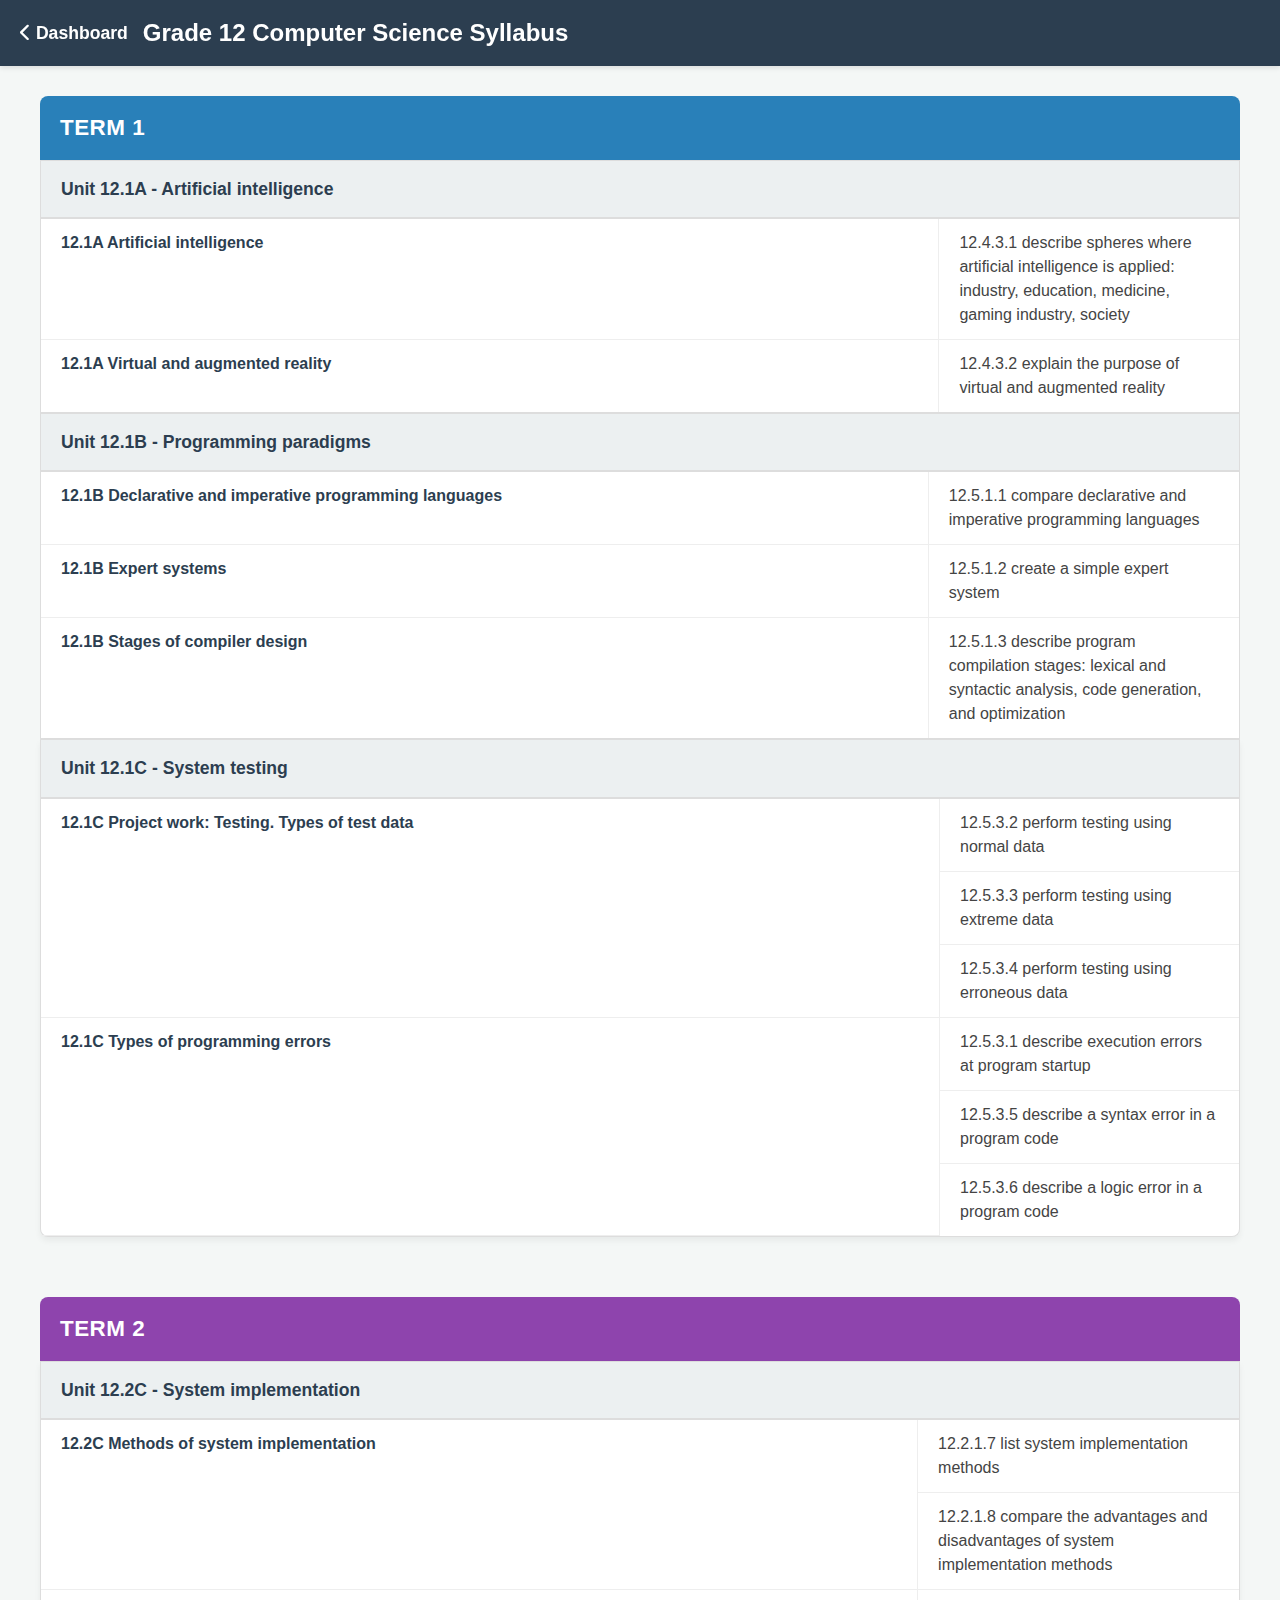
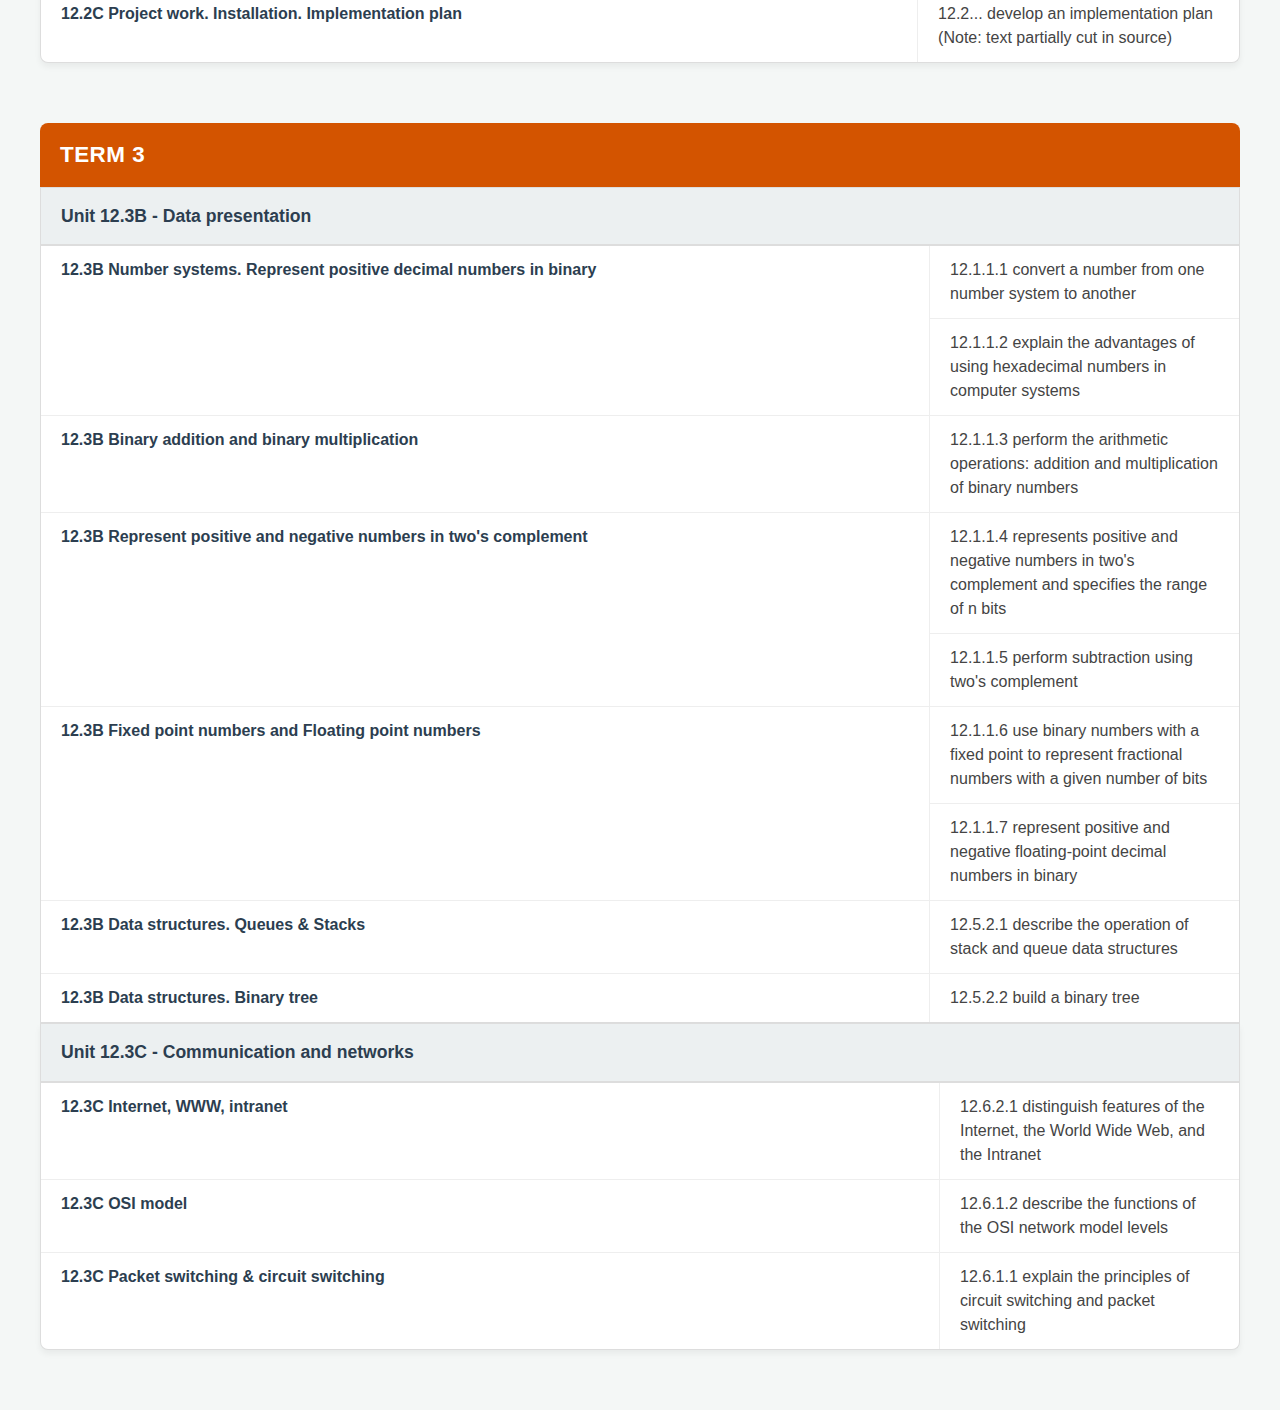
<file: grade12/cs/index.html>
<!DOCTYPE html>
<html lang="en">
<head>
    <meta charset="UTF-8">
    <meta name="viewport" content="width=device-width, initial-scale=1.0">
    <title>Grade 12 CS Syllabus | IT-Tea</title>
    <link rel="stylesheet" href="https://cdnjs.cloudflare.com/ajax/libs/font-awesome/6.4.0/css/all.min.css">
    <style>
        :root {
            --primary: #2c3e50;
            --term1: #2980b9; 
            --term2: #8e44ad; 
            --term3: #d35400; 
            --term4: #27ae60; 
            --bg: #f4f7f6;
            --text: #222;
        }
        body { font-family: 'Segoe UI', sans-serif; background: var(--bg); color: var(--text); margin: 0; line-height: 1.5; }
        
        header { background: var(--primary); color: white; padding: 15px 20px; position: sticky; top: 0; z-index: 100; box-shadow: 0 2px 5px rgba(0,0,0,0.1); display: flex; align-items: center; gap: 15px; }
        .back-link { color: white; text-decoration: none; font-weight: bold; font-size: 1.1rem; }
        
        .container { max-width: 1200px; margin: 30px auto; padding: 0 15px; }
        
        /* Term Sections */
        .term-section { margin-bottom: 60px; }
        .term-header { 
            padding: 15px 20px; border-radius: 8px 8px 0 0; 
            font-size: 1.4rem; font-weight: bold; color: white; 
            text-transform: uppercase; letter-spacing: 0.5px;
        }
        .t1 { background: var(--term1); }
        .t2 { background: var(--term2); }
        .t3 { background: var(--term3); }
        .t4 { background: var(--term4); }

        /* Unit & Topic Styling */
        .unit-block { background: white; border: 1px solid #ddd; border-top: none; padding: 0; margin-bottom: 0; }
        .unit-block:last-child { border-radius: 0 0 8px 8px; box-shadow: 0 4px 6px rgba(0,0,0,0.05); }

        .unit-title { 
            background: #ecf0f1; color: var(--primary); 
            padding: 15px 20px; font-weight: 800; font-size: 1.1rem; 
            border-bottom: 2px solid #ddd; border-top: 1px solid #ddd;
        }

        /* Table Layout */
        .syllabus-table { width: 100%; border-collapse: collapse; }
        .syllabus-table th, .syllabus-table td { padding: 12px 20px; border-bottom: 1px solid #eee; text-align: left; vertical-align: top; }
        .syllabus-table tr:last-child td { border-bottom: none; }
        .syllabus-table tr:hover { background-color: #f9fbfc; }

        /* Columns */
        .col-topic { width: 30%; font-weight: 600; color: #2c3e50; border-right: 1px solid #eee; }
        .col-code { width: 10%;  color: #444; }
        .col-lo { width: 60%; color: #444; }

        /* Links */
        .topic-link { text-decoration: none; color: inherit; display: block; transition: 0.2s; }
        .topic-link:hover { color: var(--term1); }

        @media (max-width: 768px) {
            .syllabus-table, .syllabus-table tbody, .syllabus-table tr, .syllabus-table td { display: block; width: 100%; box-sizing: border-box; }
            .col-topic { width: 100%; background: #f8f9fa; border-bottom: none; border-right: none; padding-bottom: 5px; }
            .col-code { display: inline-block; width: auto; padding-right: 0; padding-bottom: 0; }
            .col-lo { display: inline-block; width: auto; padding-left: 0; padding-top: 0; }
        }
    </style>
</head>
<body>

<header>
    <a href="index.html" class="back-link"><i class="fas fa-chevron-left"></i> Dashboard</a>
    <h2 style="margin:0;">Grade 12 Computer Science Syllabus</h2>
</header>

<div class="container">

    <div class="term-section">
        <div class="term-header t1">Term 1</div>

        <div class="unit-block">
            <div class="unit-title">Unit 12.1A - Artificial intelligence</div>
            <table class="syllabus-table">
                <tr>
                    <td class="col-topic"><a href="#" class="topic-link">12.1A Artificial intelligence</a></td>
                    <td class="col-code">12.4.3.1 describe spheres where artificial intelligence is applied: industry, education, medicine, gaming industry, society</td>
                </tr>
                <tr>
                    <td class="col-topic"><a href="#" class="topic-link">12.1A Virtual and augmented reality</a></td>
                    <td class="col-code">12.4.3.2 explain the purpose of virtual and augmented reality</td>
                </tr>
            </table>
        </div>

        <div class="unit-block">
            <div class="unit-title">Unit 12.1B - Programming paradigms</div>
            <table class="syllabus-table">
                <tr>
                    <td class="col-topic"><a href="#" class="topic-link">12.1B Declarative and imperative programming languages</a></td>
                    <td class="col-code">12.5.1.1 compare declarative and imperative programming languages</td>
                </tr>
                <tr>
                    <td class="col-topic"><a href="#" class="topic-link">12.1B Expert systems</a></td>
                    <td class="col-code">12.5.1.2 create a simple expert system</td>
                </tr>
                <tr>
                    <td class="col-topic"><a href="#" class="topic-link">12.1B Stages of compiler design</a></td>
                    <td class="col-code">12.5.1.3 describe program compilation stages: lexical and syntactic analysis, code generation, and optimization</td>
                </tr>
            </table>
        </div>

        <div class="unit-block">
            <div class="unit-title">Unit 12.1C - System testing</div>
            <table class="syllabus-table">
                <tr>
                    <td class="col-topic" rowspan="3"><a href="#" class="topic-link">12.1C Project work: Testing. Types of test data</a></td>
                    <td class="col-code">12.5.3.2 perform testing using normal data</td>
                </tr>
                <tr>
                    <td class="col-code">12.5.3.3 perform testing using extreme data</td>
                </tr>
                <tr>
                    <td class="col-code">12.5.3.4 perform testing using erroneous data</td>
                </tr>
                <tr>
                    <td class="col-topic" rowspan="3"><a href="#" class="topic-link">12.1C Types of programming errors</a></td>
                    <td class="col-code">12.5.3.1 describe execution errors at program startup</td>
                </tr>
                <tr>
                    <td class="col-code">12.5.3.5 describe a syntax error in a program code</td>
                </tr>
                <tr>
                    <td class="col-code">12.5.3.6 describe a logic error in a program code</td>
                </tr>
            </table>
        </div>
    </div>

    <div class="term-section">
        <div class="term-header t2">Term 2</div>

        <div class="unit-block">
            <div class="unit-title">Unit 12.2C - System implementation</div>
            <table class="syllabus-table">
                <tr>
                    <td class="col-topic" rowspan="2"><a href="#" class="topic-link">12.2C Methods of system implementation</a></td>
                    <td class="col-code">12.2.1.7 list system implementation methods</td>
                </tr>
                <tr>
                    <td class="col-code">12.2.1.8 compare the advantages and disadvantages of system implementation methods</td>
                </tr>
                <tr>
                    <td class="col-topic"><a href="#" class="topic-link">12.2C Project work. Installation. Implementation plan</a></td>
                    <td class="col-code">12.2... develop an implementation plan (Note: text partially cut in source)</td>
                </tr>
            </table>
        </div>
    </div>

    <div class="term-section">
        <div class="term-header t3">Term 3</div>

        <div class="unit-block">
            <div class="unit-title">Unit 12.3B - Data presentation</div>
            <table class="syllabus-table">
                <tr>
                    <td class="col-topic" rowspan="2"><a href="#" class="topic-link">12.3B Number systems. Represent positive decimal numbers in binary</a></td>
                    <td class="col-code">12.1.1.1 convert a number from one number system to another</td>
                </tr>
                <tr>
                    <td class="col-code">12.1.1.2 explain the advantages of using hexadecimal numbers in computer systems</td>
                </tr>
                <tr>
                    <td class="col-topic"><a href="#" class="topic-link">12.3B Binary addition and binary multiplication</a></td>
                    <td class="col-code">12.1.1.3 perform the arithmetic operations: addition and multiplication of binary numbers</td>
                </tr>
                <tr>
                    <td class="col-topic" rowspan="2"><a href="#" class="topic-link">12.3B Represent positive and negative numbers in two's complement</a></td>
                    <td class="col-code">12.1.1.4 represents positive and negative numbers in two's complement and specifies the range of n bits</td>
                </tr>
                <tr>
                    <td class="col-code">12.1.1.5 perform subtraction using two's complement</td>
                </tr>
                <tr>
                    <td class="col-topic" rowspan="2"><a href="#" class="topic-link">12.3B Fixed point numbers and Floating point numbers</a></td>
                    <td class="col-code">12.1.1.6 use binary numbers with a fixed point to represent fractional numbers with a given number of bits</td>
                </tr>
                <tr>
                    <td class="col-code">12.1.1.7 represent positive and negative floating-point decimal numbers in binary</td>
                </tr>
                <tr>
                    <td class="col-topic"><a href="#" class="topic-link">12.3B Data structures. Queues & Stacks</a></td>
                    <td class="col-code">12.5.2.1 describe the operation of stack and queue data structures</td>
                </tr>
                <tr>
                    <td class="col-topic"><a href="#" class="topic-link">12.3B Data structures. Binary tree</a></td>
                    <td class="col-code">12.5.2.2 build a binary tree</td>
                </tr>
            </table>
        </div>

        <div class="unit-block">
            <div class="unit-title">Unit 12.3C - Communication and networks</div>
            <table class="syllabus-table">
                <tr>
                    <td class="col-topic"><a href="#" class="topic-link">12.3C Internet, WWW, intranet</a></td>
                    <td class="col-code">12.6.2.1 distinguish features of the Internet, the World Wide Web, and the Intranet</td>
                </tr>
                <tr>
                    <td class="col-topic"><a href="#" class="topic-link">12.3C OSI model</a></td>
                    <td class="col-code">12.6.1.2 describe the functions of the OSI network model levels</td>
                </tr>
                <tr>
                    <td class="col-topic"><a href="#" class="topic-link">12.3C Packet switching & circuit switching</a></td>
                    <td class="col-code">12.6.1.1 explain the principles of circuit switching and packet switching</td>
                </tr>
            </table>
        </div>
    </div>

</div>

</body>
</html>
</file>
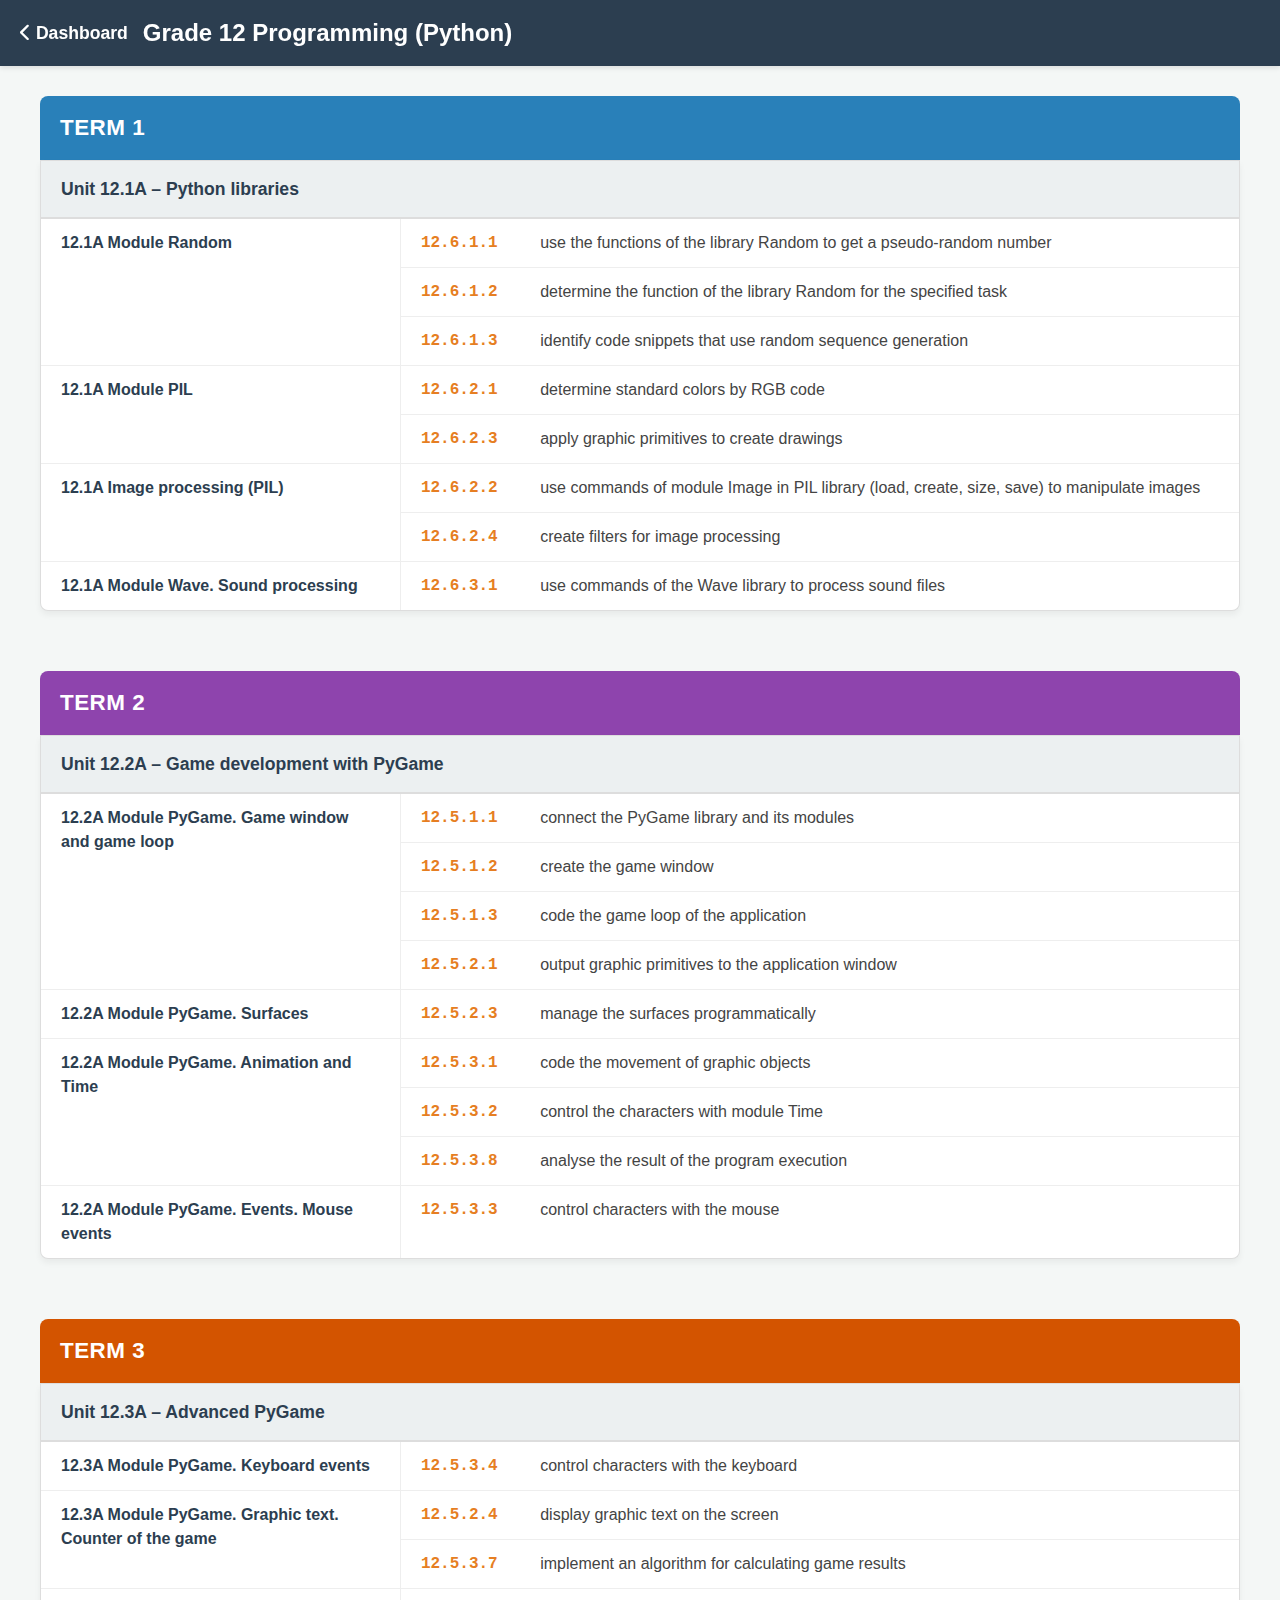
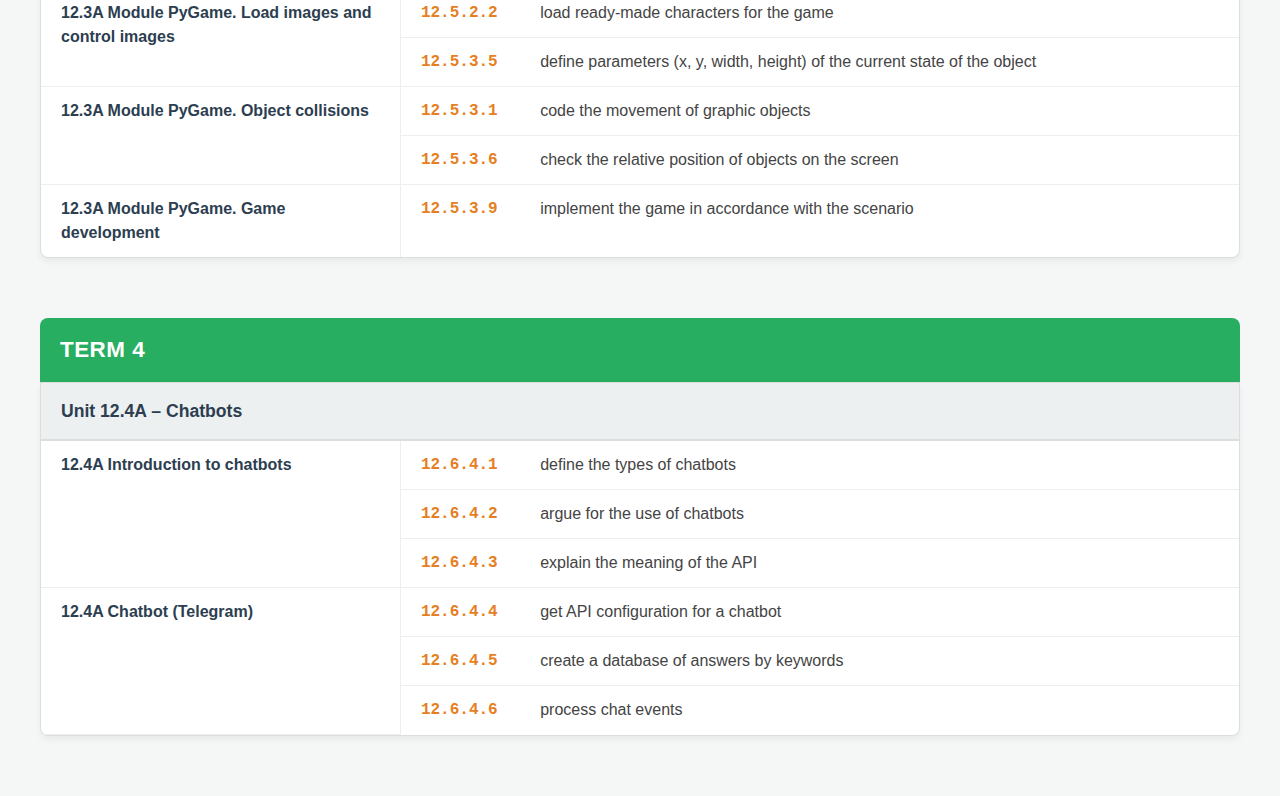
<file: grade12/prog/index.html>
<!DOCTYPE html>
<html lang="en">
<head>
    <meta charset="UTF-8">
    <meta name="viewport" content="width=device-width, initial-scale=1.0">
    <title>Grade 12 Programming Syllabus | IT-Tea</title>
    <link rel="stylesheet" href="https://cdnjs.cloudflare.com/ajax/libs/font-awesome/6.4.0/css/all.min.css">
    <style>
        :root {
            --primary: #2c3e50;
            --term1: #2980b9; 
            --term2: #8e44ad; 
            --term3: #d35400; 
            --term4: #27ae60; 
            --bg: #f4f7f6;
            --text: #222;
        }
        body { font-family: 'Segoe UI', sans-serif; background: var(--bg); color: var(--text); margin: 0; line-height: 1.5; }
        
        header { background: var(--primary); color: white; padding: 15px 20px; position: sticky; top: 0; z-index: 100; box-shadow: 0 2px 5px rgba(0,0,0,0.1); display: flex; align-items: center; gap: 15px; }
        .back-link { color: white; text-decoration: none; font-weight: bold; font-size: 1.1rem; }
        
        .container { max-width: 1200px; margin: 30px auto; padding: 0 15px; }
        
        /* Term Sections */
        .term-section { margin-bottom: 60px; }
        .term-header { 
            padding: 15px 20px; border-radius: 8px 8px 0 0; 
            font-size: 1.4rem; font-weight: bold; color: white; 
            text-transform: uppercase; letter-spacing: 0.5px;
        }
        .t1 { background: var(--term1); }
        .t2 { background: var(--term2); }
        .t3 { background: var(--term3); }
        .t4 { background: var(--term4); }

        /* Unit & Topic Styling */
        .unit-block { background: white; border: 1px solid #ddd; border-top: none; padding: 0; margin-bottom: 0; }
        .unit-block:last-child { border-radius: 0 0 8px 8px; box-shadow: 0 4px 6px rgba(0,0,0,0.05); }

        .unit-title { 
            background: #ecf0f1; color: var(--primary); 
            padding: 15px 20px; font-weight: 800; font-size: 1.1rem; 
            border-bottom: 2px solid #ddd; border-top: 1px solid #ddd;
        }

        /* Table Layout */
        .syllabus-table { width: 100%; border-collapse: collapse; }
        .syllabus-table th, .syllabus-table td { padding: 12px 20px; border-bottom: 1px solid #eee; text-align: left; vertical-align: top; }
        .syllabus-table tr:last-child td { border-bottom: none; }
        .syllabus-table tr:hover { background-color: #f9fbfc; }

        /* Columns */
        .col-topic { width: 30%; font-weight: 600; color: #2c3e50; border-right: 1px solid #eee; }
        .col-code { width: 10%; font-family: 'Consolas', monospace; color: #e67e22; font-weight: bold; }
        .col-lo { width: 60%; color: #444; }

        /* Links */
        .topic-link { text-decoration: none; color: inherit; display: block; transition: 0.2s; }
        .topic-link:hover { color: var(--term1); }

        @media (max-width: 768px) {
            .syllabus-table, .syllabus-table tbody, .syllabus-table tr, .syllabus-table td { display: block; width: 100%; box-sizing: border-box; }
            .col-topic { width: 100%; background: #f8f9fa; border-bottom: none; border-right: none; padding-bottom: 5px; }
            .col-code { display: inline-block; width: auto; padding-right: 5px; padding-bottom: 0; }
            .col-lo { display: inline-block; width: auto; padding-left: 0; padding-top: 0; }
        }
    </style>
</head>
<body>

<header>
    <a href="../../index.html" class="back-link"><i class="fas fa-chevron-left"></i> Dashboard</a>
    <h2 style="margin:0;">Grade 12 Programming (Python)</h2>
</header>

<div class="container">

    <div class="term-section">
        <div class="term-header t1">Term 1</div>

        <div class="unit-block">
            <div class="unit-title">Unit 12.1A – Python libraries</div>
            <table class="syllabus-table">
                <tr>
                    <td class="col-topic" rowspan="3"><a href="#" class="topic-link">12.1A Module Random</a></td>
                    <td class="col-code">12.6.1.1</td>
                    <td class="col-lo">use the functions of the library Random to get a pseudo-random number</td>
                </tr>
                <tr>
                    <td class="col-code">12.6.1.2</td>
                    <td class="col-lo">determine the function of the library Random for the specified task</td>
                </tr>
                <tr>
                    <td class="col-code">12.6.1.3</td>
                    <td class="col-lo">identify code snippets that use random sequence generation</td>
                </tr>
                <tr>
                    <td class="col-topic" rowspan="2"><a href="#" class="topic-link">12.1A Module PIL</a></td>
                    <td class="col-code">12.6.2.1</td>
                    <td class="col-lo">determine standard colors by RGB code</td>
                </tr>
                <tr>
                    <td class="col-code">12.6.2.3</td>
                    <td class="col-lo">apply graphic primitives to create drawings</td>
                </tr>
                <tr>
                    <td class="col-topic" rowspan="2"><a href="#" class="topic-link">12.1A Image processing (PIL)</a></td>
                    <td class="col-code">12.6.2.2</td>
                    <td class="col-lo">use commands of module Image in PIL library (load, create, size, save) to manipulate images</td>
                </tr>
                <tr>
                    <td class="col-code">12.6.2.4</td>
                    <td class="col-lo">create filters for image processing</td>
                </tr>
                <tr>
                    <td class="col-topic"><a href="#" class="topic-link">12.1A Module Wave. Sound processing</a></td>
                    <td class="col-code">12.6.3.1</td>
                    <td class="col-lo">use commands of the Wave library to process sound files</td>
                </tr>
            </table>
        </div>
    </div>

    <div class="term-section">
        <div class="term-header t2">Term 2</div>

        <div class="unit-block">
            <div class="unit-title">Unit 12.2A – Game development with PyGame</div>
            <table class="syllabus-table">
                <tr>
                    <td class="col-topic" rowspan="4"><a href="#" class="topic-link">12.2A Module PyGame. Game window and game loop</a></td>
                    <td class="col-code">12.5.1.1</td>
                    <td class="col-lo">connect the PyGame library and its modules</td>
                </tr>
                <tr>
                    <td class="col-code">12.5.1.2</td>
                    <td class="col-lo">create the game window</td>
                </tr>
                <tr>
                    <td class="col-code">12.5.1.3</td>
                    <td class="col-lo">code the game loop of the application</td>
                </tr>
                <tr>
                    <td class="col-code">12.5.2.1</td>
                    <td class="col-lo">output graphic primitives to the application window</td>
                </tr>
                <tr>
                    <td class="col-topic"><a href="#" class="topic-link">12.2A Module PyGame. Surfaces</a></td>
                    <td class="col-code">12.5.2.3</td>
                    <td class="col-lo">manage the surfaces programmatically</td>
                </tr>
                <tr>
                    <td class="col-topic" rowspan="3"><a href="#" class="topic-link">12.2A Module PyGame. Animation and Time</a></td>
                    <td class="col-code">12.5.3.1</td>
                    <td class="col-lo">code the movement of graphic objects</td>
                </tr>
                <tr>
                    <td class="col-code">12.5.3.2</td>
                    <td class="col-lo">control the characters with module Time</td>
                </tr>
                <tr>
                    <td class="col-code">12.5.3.8</td>
                    <td class="col-lo">analyse the result of the program execution</td>
                </tr>
                <tr>
                    <td class="col-topic"><a href="#" class="topic-link">12.2A Module PyGame. Events. Mouse events</a></td>
                    <td class="col-code">12.5.3.3</td>
                    <td class="col-lo">control characters with the mouse</td>
                </tr>
            </table>
        </div>
    </div>

    <div class="term-section">
        <div class="term-header t3">Term 3</div>

        <div class="unit-block">
            <div class="unit-title">Unit 12.3A – Advanced PyGame</div>
            <table class="syllabus-table">
                <tr>
                    <td class="col-topic"><a href="#" class="topic-link">12.3A Module PyGame. Keyboard events</a></td>
                    <td class="col-code">12.5.3.4</td>
                    <td class="col-lo">control characters with the keyboard</td>
                </tr>
                <tr>
                    <td class="col-topic" rowspan="2"><a href="#" class="topic-link">12.3A Module PyGame. Graphic text. Counter of the game</a></td>
                    <td class="col-code">12.5.2.4</td>
                    <td class="col-lo">display graphic text on the screen</td>
                </tr>
                <tr>
                    <td class="col-code">12.5.3.7</td>
                    <td class="col-lo">implement an algorithm for calculating game results</td>
                </tr>
                <tr>
                    <td class="col-topic" rowspan="2"><a href="#" class="topic-link">12.3A Module PyGame. Load images and control images</a></td>
                    <td class="col-code">12.5.2.2</td>
                    <td class="col-lo">load ready-made characters for the game</td>
                </tr>
                <tr>
                    <td class="col-code">12.5.3.5</td>
                    <td class="col-lo">define parameters (x, y, width, height) of the current state of the object</td>
                </tr>
                <tr>
                    <td class="col-topic" rowspan="2"><a href="#" class="topic-link">12.3A Module PyGame. Object collisions</a></td>
                    <td class="col-code">12.5.3.1</td>
                    <td class="col-lo">code the movement of graphic objects</td>
                </tr>
                <tr>
                    <td class="col-code">12.5.3.6</td>
                    <td class="col-lo">check the relative position of objects on the screen</td>
                </tr>
                <tr>
                    <td class="col-topic"><a href="#" class="topic-link">12.3A Module PyGame. Game development</a></td>
                    <td class="col-code">12.5.3.9</td>
                    <td class="col-lo">implement the game in accordance with the scenario</td>
                </tr>
            </table>
        </div>
    </div>

    <div class="term-section">
        <div class="term-header t4">Term 4</div>

        <div class="unit-block">
            <div class="unit-title">Unit 12.4A – Chatbots</div>
            <table class="syllabus-table">
                <tr>
                    <td class="col-topic" rowspan="3"><a href="#" class="topic-link">12.4A Introduction to chatbots</a></td>
                    <td class="col-code">12.6.4.1</td>
                    <td class="col-lo">define the types of chatbots</td>
                </tr>
                <tr>
                    <td class="col-code">12.6.4.2</td>
                    <td class="col-lo">argue for the use of chatbots</td>
                </tr>
                <tr>
                    <td class="col-code">12.6.4.3</td>
                    <td class="col-lo">explain the meaning of the API</td>
                </tr>
                <tr>
                    <td class="col-topic" rowspan="3"><a href="#" class="topic-link">12.4A Chatbot (Telegram)</a></td>
                    <td class="col-code">12.6.4.4</td>
                    <td class="col-lo">get API configuration for a chatbot</td>
                </tr>
                <tr>
                    <td class="col-code">12.6.4.5</td>
                    <td class="col-lo">create a database of answers by keywords</td>
                </tr>
                <tr>
                    <td class="col-code">12.6.4.6</td>
                    <td class="col-lo">process chat events</td>
                </tr>
            </table>
        </div>
    </div>

</div>

</body>
</html>
</file>
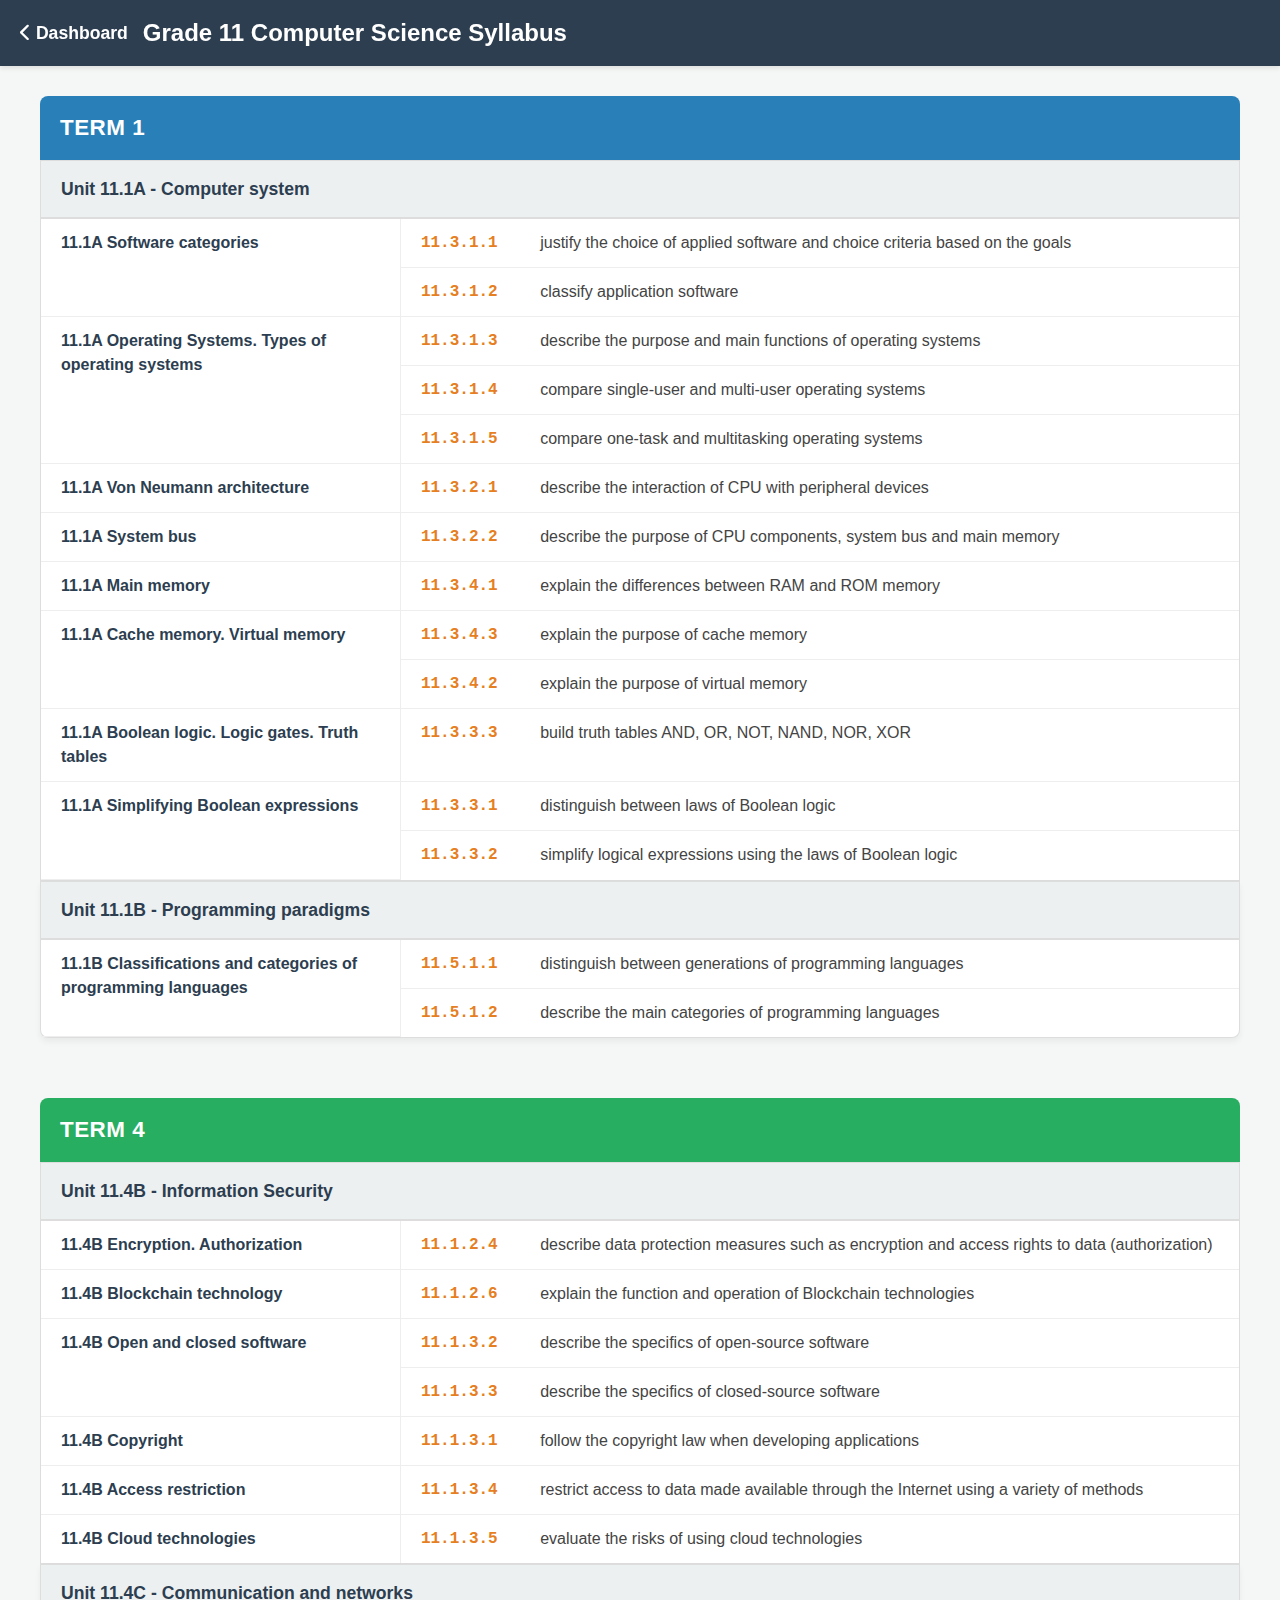
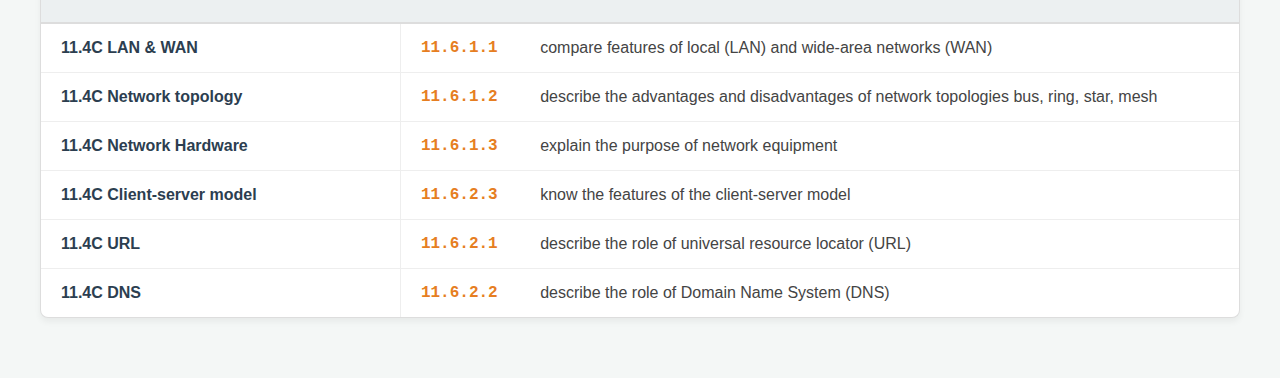
<file: grade11-cs.html>
<!DOCTYPE html>
<html lang="en">
<head>
    <meta charset="UTF-8">
    <meta name="viewport" content="width=device-width, initial-scale=1.0">
    <title>Grade 11 CS Syllabus | IT-Tea</title>
    <link rel="stylesheet" href="https://cdnjs.cloudflare.com/ajax/libs/font-awesome/6.4.0/css/all.min.css">
    <style>
        :root {
            --primary: #2c3e50;
            --term1: #2980b9; 
            --term2: #8e44ad; 
            --term3: #d35400; 
            --term4: #27ae60; 
            --bg: #f4f7f6;
            --text: #222;
        }
        body { font-family: 'Segoe UI', sans-serif; background: var(--bg); color: var(--text); margin: 0; line-height: 1.5; }
        
        header { background: var(--primary); color: white; padding: 15px 20px; position: sticky; top: 0; z-index: 100; box-shadow: 0 2px 5px rgba(0,0,0,0.1); display: flex; align-items: center; gap: 15px; }
        .back-link { color: white; text-decoration: none; font-weight: bold; font-size: 1.1rem; }
        
        .container { max-width: 1200px; margin: 30px auto; padding: 0 15px; }
        
        /* Term Sections */
        .term-section { margin-bottom: 60px; }
        .term-header { 
            padding: 15px 20px; border-radius: 8px 8px 0 0; 
            font-size: 1.4rem; font-weight: bold; color: white; 
            text-transform: uppercase; letter-spacing: 0.5px;
        }
        .t1 { background: var(--term1); }
        .t2 { background: var(--term2); }
        .t3 { background: var(--term3); }
        .t4 { background: var(--term4); }

        /* Unit & Topic Styling */
        .unit-block { background: white; border: 1px solid #ddd; border-top: none; padding: 0; margin-bottom: 0; }
        .unit-block:last-child { border-radius: 0 0 8px 8px; box-shadow: 0 4px 6px rgba(0,0,0,0.05); }

        .unit-title { 
            background: #ecf0f1; color: var(--primary); 
            padding: 15px 20px; font-weight: 800; font-size: 1.1rem; 
            border-bottom: 2px solid #ddd; border-top: 1px solid #ddd;
        }

        /* Table Layout for strict alignment */
        .syllabus-table { width: 100%; border-collapse: collapse; }
        .syllabus-table th, .syllabus-table td { padding: 12px 20px; border-bottom: 1px solid #eee; text-align: left; vertical-align: top; }
        .syllabus-table tr:last-child td { border-bottom: none; }
        .syllabus-table tr:hover { background-color: #f9fbfc; }

        /* Columns */
        .col-topic { width: 30%; font-weight: 600; color: #2c3e50; border-right: 1px solid #eee; }
        .col-code { width: 10%; font-family: 'Consolas', monospace; color: #e67e22; font-weight: bold; }
        .col-lo { width: 60%; color: #444; }

        /* Links */
        .topic-link { text-decoration: none; color: inherit; display: block; transition: 0.2s; }
        .topic-link:hover { color: var(--term1); }

        @media (max-width: 768px) {
            .syllabus-table, .syllabus-table tbody, .syllabus-table tr, .syllabus-table td { display: block; width: 100%; box-sizing: border-box; }
            .col-topic { width: 100%; background: #f8f9fa; border-bottom: none; border-right: none; padding-bottom: 5px; }
            .col-code { display: inline-block; width: auto; padding-right: 5px; padding-bottom: 0; }
            .col-lo { display: inline-block; width: auto; padding-left: 0; padding-top: 0; }
        }
    </style>
</head>
<body>

<header>
    <a href="index.html" class="back-link"><i class="fas fa-chevron-left"></i> Dashboard</a>
    <h2 style="margin:0;">Grade 11 Computer Science Syllabus</h2>
</header>

<div class="container">

    <div class="term-section">
        <div class="term-header t1">Term 1</div>

        <div class="unit-block">
            <div class="unit-title">Unit 11.1A - Computer system</div>
            <table class="syllabus-table">
                <tr>
                    <td class="col-topic" rowspan="2"><a href="#" class="topic-link">11.1A Software categories</a></td>
                    <td class="col-code">11.3.1.1</td>
                    <td class="col-lo">justify the choice of applied software and choice criteria based on the goals</td>
                </tr>
                <tr>
                    <td class="col-code">11.3.1.2</td>
                    <td class="col-lo">classify application software</td>
                </tr>
                <tr>
                    <td class="col-topic" rowspan="3"><a href="#" class="topic-link">11.1A Operating Systems. Types of operating systems</a></td>
                    <td class="col-code">11.3.1.3</td>
                    <td class="col-lo">describe the purpose and main functions of operating systems</td>
                </tr>
                <tr>
                    <td class="col-code">11.3.1.4</td>
                    <td class="col-lo">compare single-user and multi-user operating systems</td>
                </tr>
                <tr>
                    <td class="col-code">11.3.1.5</td>
                    <td class="col-lo">compare one-task and multitasking operating systems</td>
                </tr>
                <tr>
                    <td class="col-topic"><a href="#" class="topic-link">11.1A Von Neumann architecture</a></td>
                    <td class="col-code">11.3.2.1</td>
                    <td class="col-lo">describe the interaction of CPU with peripheral devices</td>
                </tr>
                <tr>
                    <td class="col-topic"><a href="#" class="topic-link">11.1A System bus</a></td>
                    <td class="col-code">11.3.2.2</td>
                    <td class="col-lo">describe the purpose of CPU components, system bus and main memory</td>
                </tr>
                <tr>
                    <td class="col-topic"><a href="#" class="topic-link">11.1A Main memory</a></td>
                    <td class="col-code">11.3.4.1</td>
                    <td class="col-lo">explain the differences between RAM and ROM memory</td>
                </tr>
                <tr>
                    <td class="col-topic" rowspan="2"><a href="#" class="topic-link">11.1A Cache memory. Virtual memory</a></td>
                    <td class="col-code">11.3.4.3</td>
                    <td class="col-lo">explain the purpose of cache memory</td>
                </tr>
                <tr>
                    <td class="col-code">11.3.4.2</td>
                    <td class="col-lo">explain the purpose of virtual memory</td>
                </tr>
                <tr>
                    <td class="col-topic"><a href="#" class="topic-link">11.1A Boolean logic. Logic gates. Truth tables</a></td>
                    <td class="col-code">11.3.3.3</td>
                    <td class="col-lo">build truth tables AND, OR, NOT, NAND, NOR, XOR</td>
                </tr>
                <tr>
                    <td class="col-topic" rowspan="2"><a href="#" class="topic-link">11.1A Simplifying Boolean expressions</a></td>
                    <td class="col-code">11.3.3.1</td>
                    <td class="col-lo">distinguish between laws of Boolean logic</td>
                </tr>
                <tr>
                    <td class="col-code">11.3.3.2</td>
                    <td class="col-lo">simplify logical expressions using the laws of Boolean logic</td>
                </tr>
            </table>
        </div>

        <div class="unit-block">
            <div class="unit-title">Unit 11.1B - Programming paradigms</div>
            <table class="syllabus-table">
                <tr>
                    <td class="col-topic" rowspan="2"><a href="#" class="topic-link">11.1B Classifications and categories of programming languages</a></td>
                    <td class="col-code">11.5.1.1</td>
                    <td class="col-lo">distinguish between generations of programming languages</td>
                </tr>
                <tr>
                    <td class="col-code">11.5.1.2</td>
                    <td class="col-lo">describe the main categories of programming languages</td>
                </tr>
            </table>
        </div>
    </div>

    <div class="term-section">
        <div class="term-header t4">Term 4</div>

        <div class="unit-block">
            <div class="unit-title">Unit 11.4B - Information Security</div>
            <table class="syllabus-table">
                <tr>
                    <td class="col-topic"><a href="#" class="topic-link">11.4B Encryption. Authorization</a></td>
                    <td class="col-code">11.1.2.4</td>
                    <td class="col-lo">describe data protection measures such as encryption and access rights to data (authorization)</td>
                </tr>
                <tr>
                    <td class="col-topic"><a href="#" class="topic-link">11.4B Blockchain technology</a></td>
                    <td class="col-code">11.1.2.6</td>
                    <td class="col-lo">explain the function and operation of Blockchain technologies</td>
                </tr>
                <tr>
                    <td class="col-topic" rowspan="2"><a href="#" class="topic-link">11.4B Open and closed software</a></td>
                    <td class="col-code">11.1.3.2</td>
                    <td class="col-lo">describe the specifics of open-source software</td>
                </tr>
                <tr>
                    <td class="col-code">11.1.3.3</td>
                    <td class="col-lo">describe the specifics of closed-source software</td>
                </tr>
                <tr>
                    <td class="col-topic"><a href="#" class="topic-link">11.4B Copyright</a></td>
                    <td class="col-code">11.1.3.1</td>
                    <td class="col-lo">follow the copyright law when developing applications</td>
                </tr>
                <tr>
                    <td class="col-topic"><a href="#" class="topic-link">11.4B Access restriction</a></td>
                    <td class="col-code">11.1.3.4</td>
                    <td class="col-lo">restrict access to data made available through the Internet using a variety of methods</td>
                </tr>
                <tr>
                    <td class="col-topic"><a href="#" class="topic-link">11.4B Cloud technologies</a></td>
                    <td class="col-code">11.1.3.5</td>
                    <td class="col-lo">evaluate the risks of using cloud technologies</td>
                </tr>
            </table>
        </div>

        <div class="unit-block">
            <div class="unit-title">Unit 11.4C - Communication and networks</div>
            <table class="syllabus-table">
                <tr>
                    <td class="col-topic"><a href="#" class="topic-link">11.4C LAN & WAN</a></td>
                    <td class="col-code">11.6.1.1</td>
                    <td class="col-lo">compare features of local (LAN) and wide-area networks (WAN)</td>
                </tr>
                <tr>
                    <td class="col-topic"><a href="#" class="topic-link">11.4C Network topology</a></td>
                    <td class="col-code">11.6.1.2</td>
                    <td class="col-lo">describe the advantages and disadvantages of network topologies bus, ring, star, mesh</td>
                </tr>
                <tr>
                    <td class="col-topic"><a href="#" class="topic-link">11.4C Network Hardware</a></td>
                    <td class="col-code">11.6.1.3</td>
                    <td class="col-lo">explain the purpose of network equipment</td>
                </tr>
                <tr>
                    <td class="col-topic"><a href="#" class="topic-link">11.4C Client-server model</a></td>
                    <td class="col-code">11.6.2.3</td>
                    <td class="col-lo">know the features of the client-server model</td>
                </tr>
                <tr>
                    <td class="col-topic"><a href="#" class="topic-link">11.4C URL</a></td>
                    <td class="col-code">11.6.2.1</td>
                    <td class="col-lo">describe the role of universal resource locator (URL)</td>
                </tr>
                <tr>
                    <td class="col-topic"><a href="#" class="topic-link">11.4C DNS</a></td>
                    <td class="col-code">11.6.2.2</td>
                    <td class="col-lo">describe the role of Domain Name System (DNS)</td>
                </tr>
            </table>
        </div>
    </div>

</div>

</body>
</html>
</file>
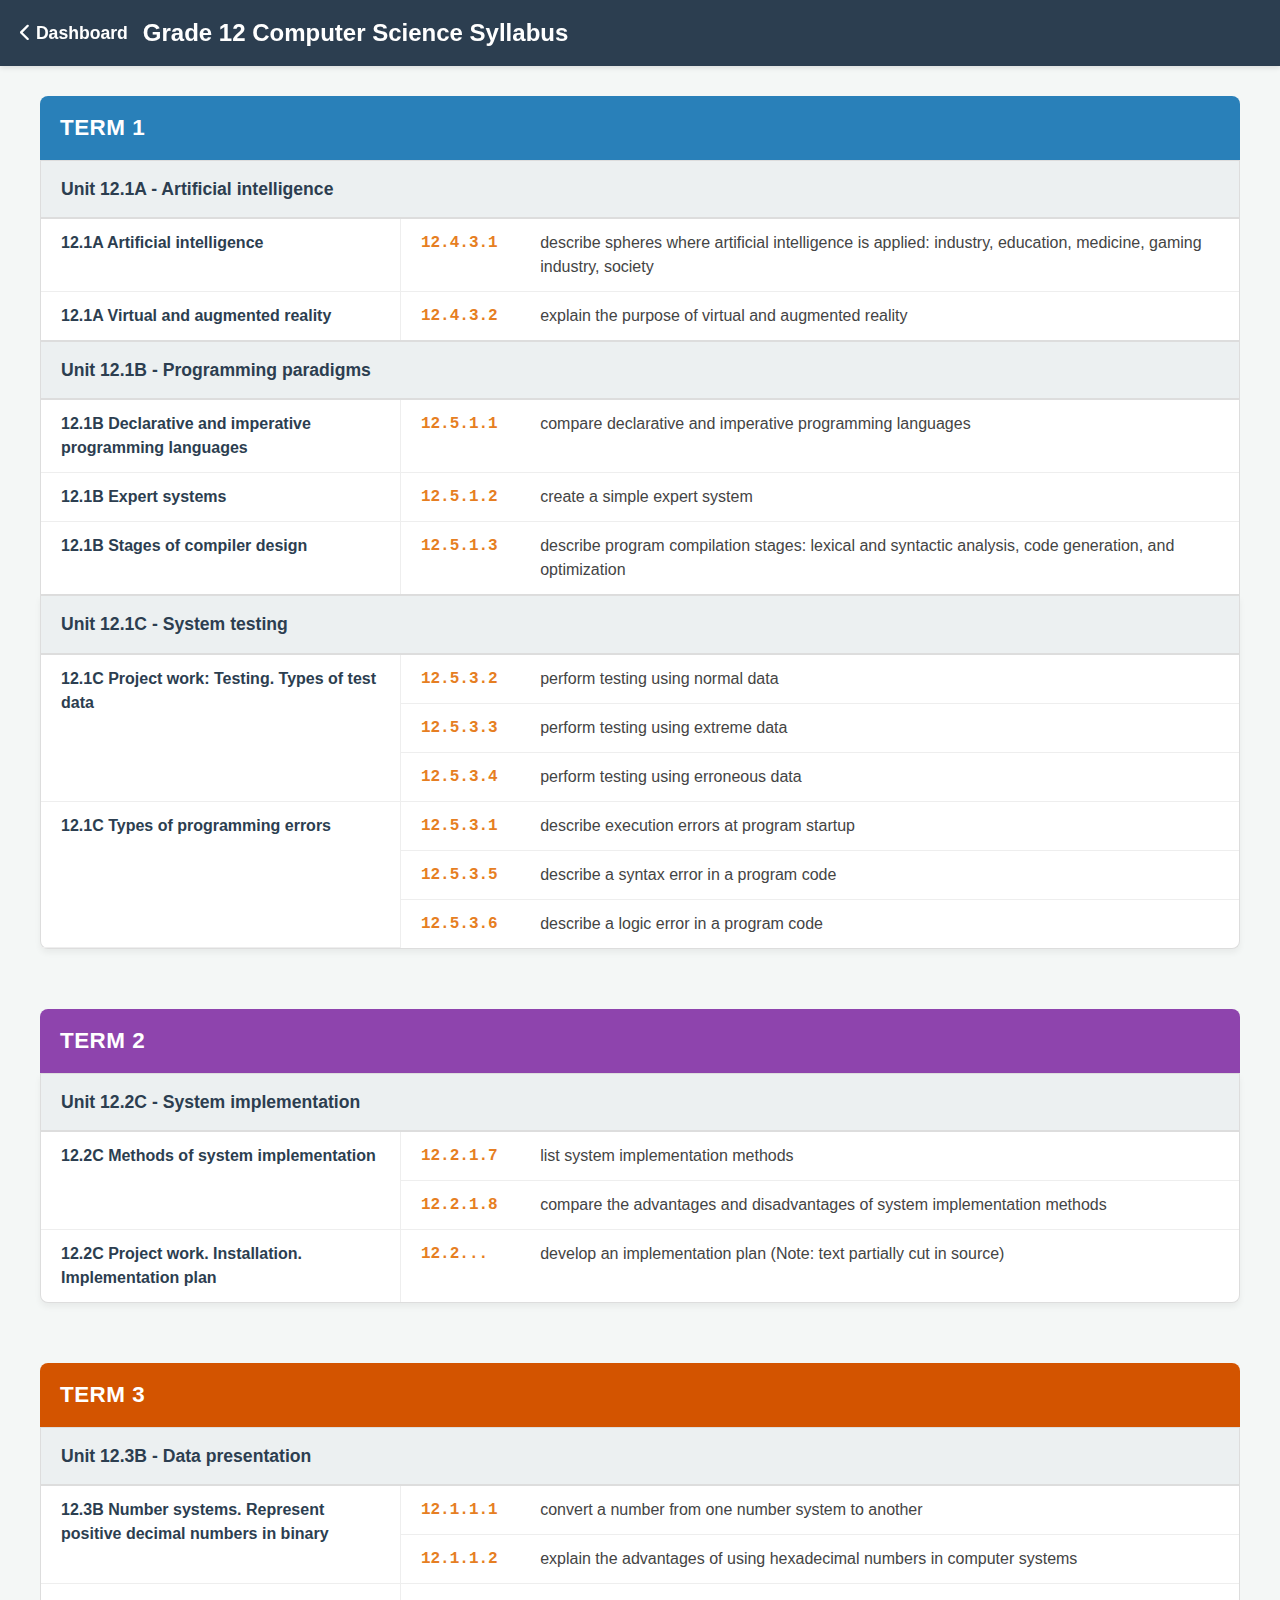
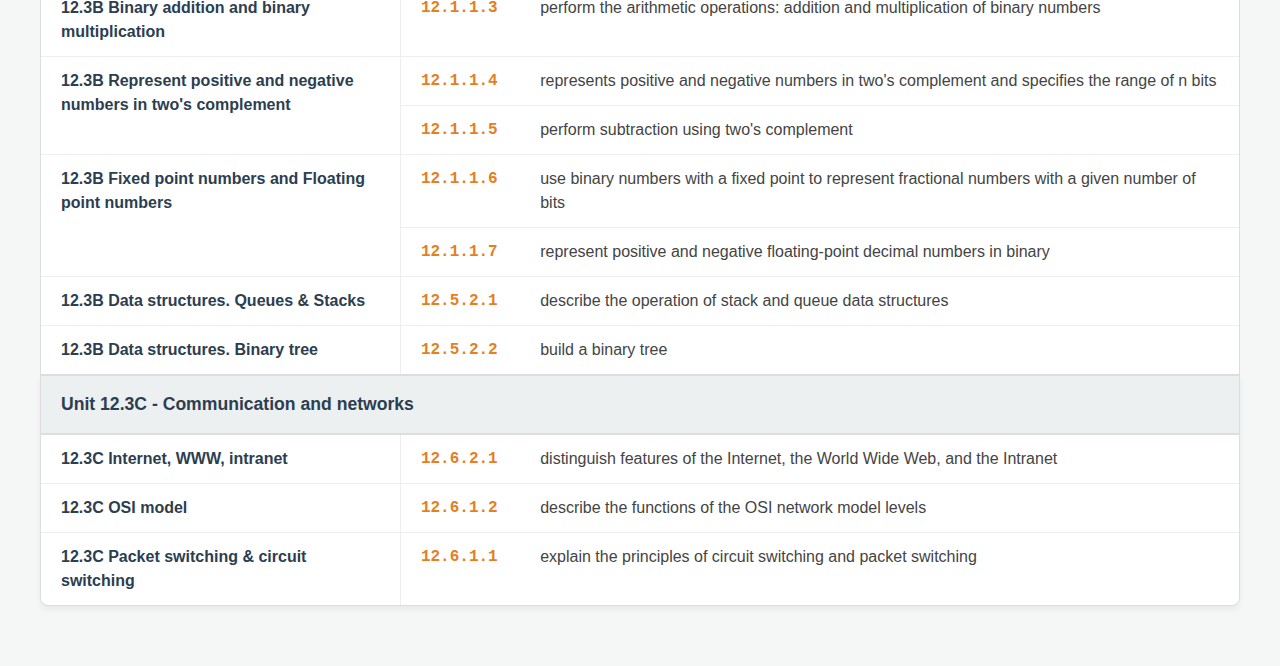
<file: grade12-cs.html>
<!DOCTYPE html>
<html lang="en">
<head>
    <meta charset="UTF-8">
    <meta name="viewport" content="width=device-width, initial-scale=1.0">
    <title>Grade 12 CS Syllabus | IT-Tea</title>
    <link rel="stylesheet" href="https://cdnjs.cloudflare.com/ajax/libs/font-awesome/6.4.0/css/all.min.css">
    <style>
        :root {
            --primary: #2c3e50;
            --term1: #2980b9; 
            --term2: #8e44ad; 
            --term3: #d35400; 
            --term4: #27ae60; 
            --bg: #f4f7f6;
            --text: #222;
        }
        body { font-family: 'Segoe UI', sans-serif; background: var(--bg); color: var(--text); margin: 0; line-height: 1.5; }
        
        header { background: var(--primary); color: white; padding: 15px 20px; position: sticky; top: 0; z-index: 100; box-shadow: 0 2px 5px rgba(0,0,0,0.1); display: flex; align-items: center; gap: 15px; }
        .back-link { color: white; text-decoration: none; font-weight: bold; font-size: 1.1rem; }
        
        .container { max-width: 1200px; margin: 30px auto; padding: 0 15px; }
        
        /* Term Sections */
        .term-section { margin-bottom: 60px; }
        .term-header { 
            padding: 15px 20px; border-radius: 8px 8px 0 0; 
            font-size: 1.4rem; font-weight: bold; color: white; 
            text-transform: uppercase; letter-spacing: 0.5px;
        }
        .t1 { background: var(--term1); }
        .t2 { background: var(--term2); }
        .t3 { background: var(--term3); }
        .t4 { background: var(--term4); }

        /* Unit & Topic Styling */
        .unit-block { background: white; border: 1px solid #ddd; border-top: none; padding: 0; margin-bottom: 0; }
        .unit-block:last-child { border-radius: 0 0 8px 8px; box-shadow: 0 4px 6px rgba(0,0,0,0.05); }

        .unit-title { 
            background: #ecf0f1; color: var(--primary); 
            padding: 15px 20px; font-weight: 800; font-size: 1.1rem; 
            border-bottom: 2px solid #ddd; border-top: 1px solid #ddd;
        }

        /* Table Layout */
        .syllabus-table { width: 100%; border-collapse: collapse; }
        .syllabus-table th, .syllabus-table td { padding: 12px 20px; border-bottom: 1px solid #eee; text-align: left; vertical-align: top; }
        .syllabus-table tr:last-child td { border-bottom: none; }
        .syllabus-table tr:hover { background-color: #f9fbfc; }

        /* Columns */
        .col-topic { width: 30%; font-weight: 600; color: #2c3e50; border-right: 1px solid #eee; }
        .col-code { width: 10%; font-family: 'Consolas', monospace; color: #e67e22; font-weight: bold; }
        .col-lo { width: 60%; color: #444; }

        /* Links */
        .topic-link { text-decoration: none; color: inherit; display: block; transition: 0.2s; }
        .topic-link:hover { color: var(--term1); }

        @media (max-width: 768px) {
            .syllabus-table, .syllabus-table tbody, .syllabus-table tr, .syllabus-table td { display: block; width: 100%; box-sizing: border-box; }
            .col-topic { width: 100%; background: #f8f9fa; border-bottom: none; border-right: none; padding-bottom: 5px; }
            .col-code { display: inline-block; width: auto; padding-right: 5px; padding-bottom: 0; }
            .col-lo { display: inline-block; width: auto; padding-left: 0; padding-top: 0; }
        }
    </style>
</head>
<body>

<header>
    <a href="index.html" class="back-link"><i class="fas fa-chevron-left"></i> Dashboard</a>
    <h2 style="margin:0;">Grade 12 Computer Science Syllabus</h2>
</header>

<div class="container">

    <div class="term-section">
        <div class="term-header t1">Term 1</div>

        <div class="unit-block">
            <div class="unit-title">Unit 12.1A - Artificial intelligence</div>
            <table class="syllabus-table">
                <tr>
                    <td class="col-topic"><a href="#" class="topic-link">12.1A Artificial intelligence</a></td>
                    <td class="col-code">12.4.3.1</td>
                    <td class="col-lo">describe spheres where artificial intelligence is applied: industry, education, medicine, gaming industry, society</td>
                </tr>
                <tr>
                    <td class="col-topic"><a href="#" class="topic-link">12.1A Virtual and augmented reality</a></td>
                    <td class="col-code">12.4.3.2</td>
                    <td class="col-lo">explain the purpose of virtual and augmented reality</td>
                </tr>
            </table>
        </div>

        <div class="unit-block">
            <div class="unit-title">Unit 12.1B - Programming paradigms</div>
            <table class="syllabus-table">
                <tr>
                    <td class="col-topic"><a href="#" class="topic-link">12.1B Declarative and imperative programming languages</a></td>
                    <td class="col-code">12.5.1.1</td>
                    <td class="col-lo">compare declarative and imperative programming languages</td>
                </tr>
                <tr>
                    <td class="col-topic"><a href="#" class="topic-link">12.1B Expert systems</a></td>
                    <td class="col-code">12.5.1.2</td>
                    <td class="col-lo">create a simple expert system</td>
                </tr>
                <tr>
                    <td class="col-topic"><a href="#" class="topic-link">12.1B Stages of compiler design</a></td>
                    <td class="col-code">12.5.1.3</td>
                    <td class="col-lo">describe program compilation stages: lexical and syntactic analysis, code generation, and optimization</td>
                </tr>
            </table>
        </div>

        <div class="unit-block">
            <div class="unit-title">Unit 12.1C - System testing</div>
            <table class="syllabus-table">
                <tr>
                    <td class="col-topic" rowspan="3"><a href="#" class="topic-link">12.1C Project work: Testing. Types of test data</a></td>
                    <td class="col-code">12.5.3.2</td>
                    <td class="col-lo">perform testing using normal data</td>
                </tr>
                <tr>
                    <td class="col-code">12.5.3.3</td>
                    <td class="col-lo">perform testing using extreme data</td>
                </tr>
                <tr>
                    <td class="col-code">12.5.3.4</td>
                    <td class="col-lo">perform testing using erroneous data</td>
                </tr>
                <tr>
                    <td class="col-topic" rowspan="3"><a href="#" class="topic-link">12.1C Types of programming errors</a></td>
                    <td class="col-code">12.5.3.1</td>
                    <td class="col-lo">describe execution errors at program startup</td>
                </tr>
                <tr>
                    <td class="col-code">12.5.3.5</td>
                    <td class="col-lo">describe a syntax error in a program code</td>
                </tr>
                <tr>
                    <td class="col-code">12.5.3.6</td>
                    <td class="col-lo">describe a logic error in a program code</td>
                </tr>
            </table>
        </div>
    </div>

    <div class="term-section">
        <div class="term-header t2">Term 2</div>

        <div class="unit-block">
            <div class="unit-title">Unit 12.2C - System implementation</div>
            <table class="syllabus-table">
                <tr>
                    <td class="col-topic" rowspan="2"><a href="#" class="topic-link">12.2C Methods of system implementation</a></td>
                    <td class="col-code">12.2.1.7</td>
                    <td class="col-lo">list system implementation methods</td>
                </tr>
                <tr>
                    <td class="col-code">12.2.1.8</td>
                    <td class="col-lo">compare the advantages and disadvantages of system implementation methods</td>
                </tr>
                <tr>
                    <td class="col-topic"><a href="#" class="topic-link">12.2C Project work. Installation. Implementation plan</a></td>
                    <td class="col-code">12.2...</td>
                    <td class="col-lo">develop an implementation plan (Note: text partially cut in source)</td>
                </tr>
            </table>
        </div>
    </div>

    <div class="term-section">
        <div class="term-header t3">Term 3</div>

        <div class="unit-block">
            <div class="unit-title">Unit 12.3B - Data presentation</div>
            <table class="syllabus-table">
                <tr>
                    <td class="col-topic" rowspan="2"><a href="#" class="topic-link">12.3B Number systems. Represent positive decimal numbers in binary</a></td>
                    <td class="col-code">12.1.1.1</td>
                    <td class="col-lo">convert a number from one number system to another</td>
                </tr>
                <tr>
                    <td class="col-code">12.1.1.2</td>
                    <td class="col-lo">explain the advantages of using hexadecimal numbers in computer systems</td>
                </tr>
                <tr>
                    <td class="col-topic"><a href="#" class="topic-link">12.3B Binary addition and binary multiplication</a></td>
                    <td class="col-code">12.1.1.3</td>
                    <td class="col-lo">perform the arithmetic operations: addition and multiplication of binary numbers</td>
                </tr>
                <tr>
                    <td class="col-topic" rowspan="2"><a href="#" class="topic-link">12.3B Represent positive and negative numbers in two's complement</a></td>
                    <td class="col-code">12.1.1.4</td>
                    <td class="col-lo">represents positive and negative numbers in two's complement and specifies the range of n bits</td>
                </tr>
                <tr>
                    <td class="col-code">12.1.1.5</td>
                    <td class="col-lo">perform subtraction using two's complement</td>
                </tr>
                <tr>
                    <td class="col-topic" rowspan="2"><a href="#" class="topic-link">12.3B Fixed point numbers and Floating point numbers</a></td>
                    <td class="col-code">12.1.1.6</td>
                    <td class="col-lo">use binary numbers with a fixed point to represent fractional numbers with a given number of bits</td>
                </tr>
                <tr>
                    <td class="col-code">12.1.1.7</td>
                    <td class="col-lo">represent positive and negative floating-point decimal numbers in binary</td>
                </tr>
                <tr>
                    <td class="col-topic"><a href="#" class="topic-link">12.3B Data structures. Queues & Stacks</a></td>
                    <td class="col-code">12.5.2.1</td>
                    <td class="col-lo">describe the operation of stack and queue data structures</td>
                </tr>
                <tr>
                    <td class="col-topic"><a href="#" class="topic-link">12.3B Data structures. Binary tree</a></td>
                    <td class="col-code">12.5.2.2</td>
                    <td class="col-lo">build a binary tree</td>
                </tr>
            </table>
        </div>

        <div class="unit-block">
            <div class="unit-title">Unit 12.3C - Communication and networks</div>
            <table class="syllabus-table">
                <tr>
                    <td class="col-topic"><a href="#" class="topic-link">12.3C Internet, WWW, intranet</a></td>
                    <td class="col-code">12.6.2.1</td>
                    <td class="col-lo">distinguish features of the Internet, the World Wide Web, and the Intranet</td>
                </tr>
                <tr>
                    <td class="col-topic"><a href="#" class="topic-link">12.3C OSI model</a></td>
                    <td class="col-code">12.6.1.2</td>
                    <td class="col-lo">describe the functions of the OSI network model levels</td>
                </tr>
                <tr>
                    <td class="col-topic"><a href="#" class="topic-link">12.3C Packet switching & circuit switching</a></td>
                    <td class="col-code">12.6.1.1</td>
                    <td class="col-lo">explain the principles of circuit switching and packet switching</td>
                </tr>
            </table>
        </div>
    </div>

</div>

</body>
</html>
</file>
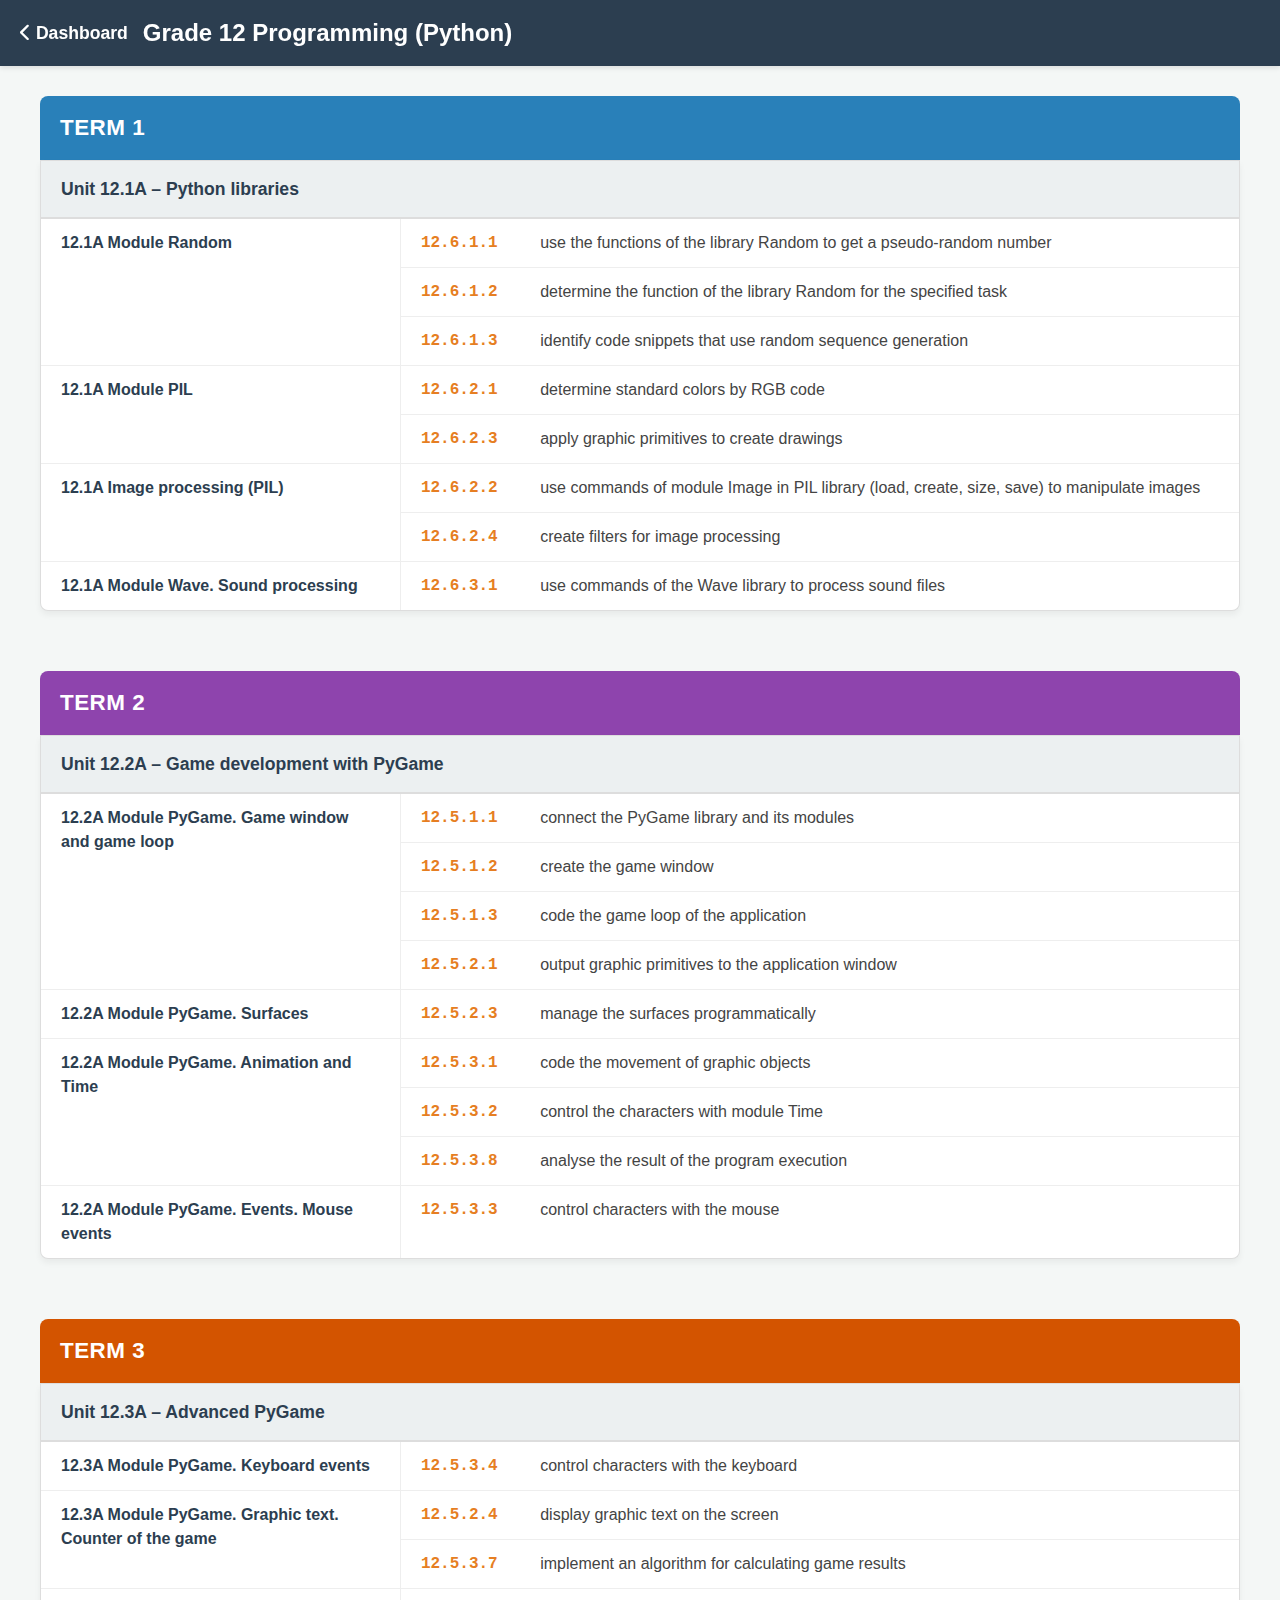
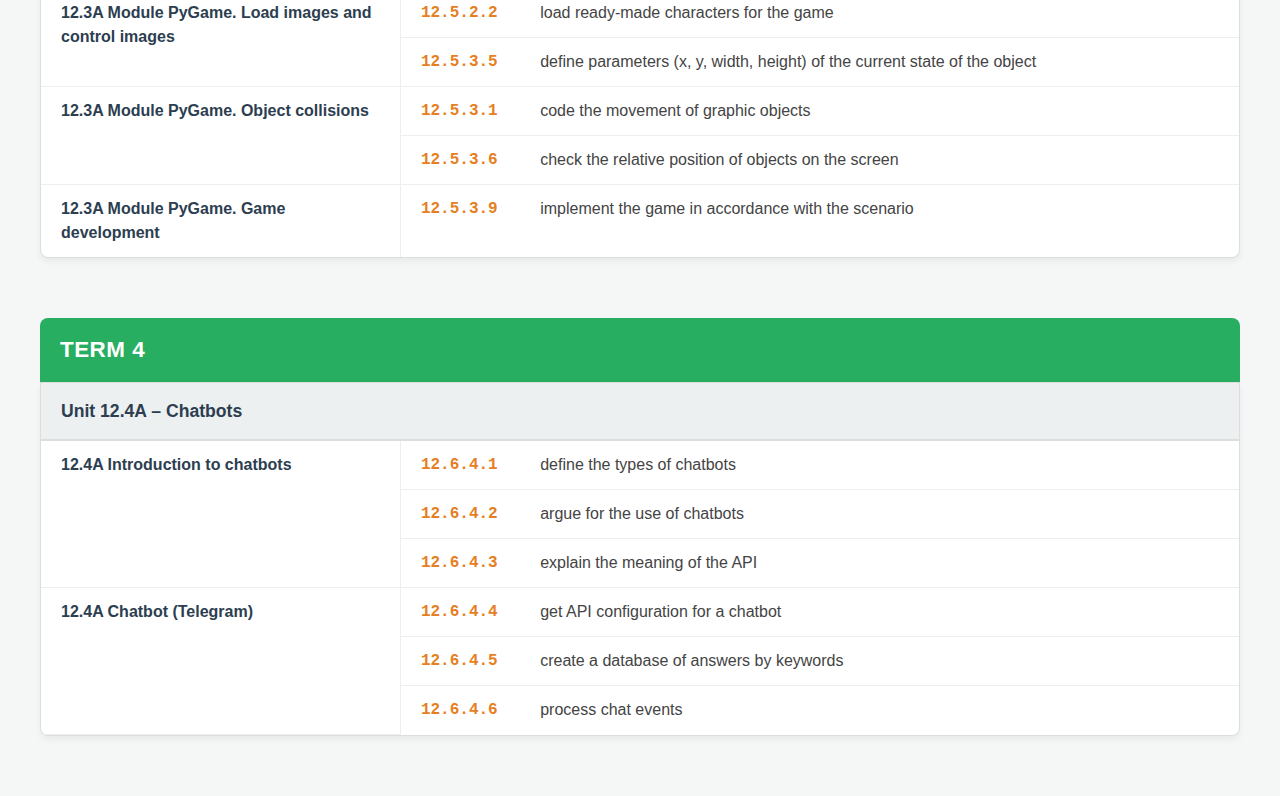
<file: grade12-prog.html>
<!DOCTYPE html>
<html lang="en">
<head>
    <meta charset="UTF-8">
    <meta name="viewport" content="width=device-width, initial-scale=1.0">
    <title>Grade 12 Programming Syllabus | IT-Tea</title>
    <link rel="stylesheet" href="https://cdnjs.cloudflare.com/ajax/libs/font-awesome/6.4.0/css/all.min.css">
    <style>
        :root {
            --primary: #2c3e50;
            --term1: #2980b9; 
            --term2: #8e44ad; 
            --term3: #d35400; 
            --term4: #27ae60; 
            --bg: #f4f7f6;
            --text: #222;
        }
        body { font-family: 'Segoe UI', sans-serif; background: var(--bg); color: var(--text); margin: 0; line-height: 1.5; }
        
        header { background: var(--primary); color: white; padding: 15px 20px; position: sticky; top: 0; z-index: 100; box-shadow: 0 2px 5px rgba(0,0,0,0.1); display: flex; align-items: center; gap: 15px; }
        .back-link { color: white; text-decoration: none; font-weight: bold; font-size: 1.1rem; }
        
        .container { max-width: 1200px; margin: 30px auto; padding: 0 15px; }
        
        /* Term Sections */
        .term-section { margin-bottom: 60px; }
        .term-header { 
            padding: 15px 20px; border-radius: 8px 8px 0 0; 
            font-size: 1.4rem; font-weight: bold; color: white; 
            text-transform: uppercase; letter-spacing: 0.5px;
        }
        .t1 { background: var(--term1); }
        .t2 { background: var(--term2); }
        .t3 { background: var(--term3); }
        .t4 { background: var(--term4); }

        /* Unit & Topic Styling */
        .unit-block { background: white; border: 1px solid #ddd; border-top: none; padding: 0; margin-bottom: 0; }
        .unit-block:last-child { border-radius: 0 0 8px 8px; box-shadow: 0 4px 6px rgba(0,0,0,0.05); }

        .unit-title { 
            background: #ecf0f1; color: var(--primary); 
            padding: 15px 20px; font-weight: 800; font-size: 1.1rem; 
            border-bottom: 2px solid #ddd; border-top: 1px solid #ddd;
        }

        /* Table Layout */
        .syllabus-table { width: 100%; border-collapse: collapse; }
        .syllabus-table th, .syllabus-table td { padding: 12px 20px; border-bottom: 1px solid #eee; text-align: left; vertical-align: top; }
        .syllabus-table tr:last-child td { border-bottom: none; }
        .syllabus-table tr:hover { background-color: #f9fbfc; }

        /* Columns */
        .col-topic { width: 30%; font-weight: 600; color: #2c3e50; border-right: 1px solid #eee; }
        .col-code { width: 10%; font-family: 'Consolas', monospace; color: #e67e22; font-weight: bold; }
        .col-lo { width: 60%; color: #444; }

        /* Links */
        .topic-link { text-decoration: none; color: inherit; display: block; transition: 0.2s; }
        .topic-link:hover { color: var(--term1); }

        @media (max-width: 768px) {
            .syllabus-table, .syllabus-table tbody, .syllabus-table tr, .syllabus-table td { display: block; width: 100%; box-sizing: border-box; }
            .col-topic { width: 100%; background: #f8f9fa; border-bottom: none; border-right: none; padding-bottom: 5px; }
            .col-code { display: inline-block; width: auto; padding-right: 5px; padding-bottom: 0; }
            .col-lo { display: inline-block; width: auto; padding-left: 0; padding-top: 0; }
        }
    </style>
</head>
<body>

<header>
    <a href="index.html" class="back-link"><i class="fas fa-chevron-left"></i> Dashboard</a>
    <h2 style="margin:0;">Grade 12 Programming (Python)</h2>
</header>

<div class="container">

    <div class="term-section">
        <div class="term-header t1">Term 1</div>

        <div class="unit-block">
            <div class="unit-title">Unit 12.1A – Python libraries</div>
            <table class="syllabus-table">
                <tr>
                    <td class="col-topic" rowspan="3"><a href="#" class="topic-link">12.1A Module Random</a></td>
                    <td class="col-code">12.6.1.1</td>
                    <td class="col-lo">use the functions of the library Random to get a pseudo-random number</td>
                </tr>
                <tr>
                    <td class="col-code">12.6.1.2</td>
                    <td class="col-lo">determine the function of the library Random for the specified task</td>
                </tr>
                <tr>
                    <td class="col-code">12.6.1.3</td>
                    <td class="col-lo">identify code snippets that use random sequence generation</td>
                </tr>
                <tr>
                    <td class="col-topic" rowspan="2"><a href="#" class="topic-link">12.1A Module PIL</a></td>
                    <td class="col-code">12.6.2.1</td>
                    <td class="col-lo">determine standard colors by RGB code</td>
                </tr>
                <tr>
                    <td class="col-code">12.6.2.3</td>
                    <td class="col-lo">apply graphic primitives to create drawings</td>
                </tr>
                <tr>
                    <td class="col-topic" rowspan="2"><a href="#" class="topic-link">12.1A Image processing (PIL)</a></td>
                    <td class="col-code">12.6.2.2</td>
                    <td class="col-lo">use commands of module Image in PIL library (load, create, size, save) to manipulate images</td>
                </tr>
                <tr>
                    <td class="col-code">12.6.2.4</td>
                    <td class="col-lo">create filters for image processing</td>
                </tr>
                <tr>
                    <td class="col-topic"><a href="#" class="topic-link">12.1A Module Wave. Sound processing</a></td>
                    <td class="col-code">12.6.3.1</td>
                    <td class="col-lo">use commands of the Wave library to process sound files</td>
                </tr>
            </table>
        </div>
    </div>

    <div class="term-section">
        <div class="term-header t2">Term 2</div>

        <div class="unit-block">
            <div class="unit-title">Unit 12.2A – Game development with PyGame</div>
            <table class="syllabus-table">
                <tr>
                    <td class="col-topic" rowspan="4"><a href="#" class="topic-link">12.2A Module PyGame. Game window and game loop</a></td>
                    <td class="col-code">12.5.1.1</td>
                    <td class="col-lo">connect the PyGame library and its modules</td>
                </tr>
                <tr>
                    <td class="col-code">12.5.1.2</td>
                    <td class="col-lo">create the game window</td>
                </tr>
                <tr>
                    <td class="col-code">12.5.1.3</td>
                    <td class="col-lo">code the game loop of the application</td>
                </tr>
                <tr>
                    <td class="col-code">12.5.2.1</td>
                    <td class="col-lo">output graphic primitives to the application window</td>
                </tr>
                <tr>
                    <td class="col-topic"><a href="#" class="topic-link">12.2A Module PyGame. Surfaces</a></td>
                    <td class="col-code">12.5.2.3</td>
                    <td class="col-lo">manage the surfaces programmatically</td>
                </tr>
                <tr>
                    <td class="col-topic" rowspan="3"><a href="#" class="topic-link">12.2A Module PyGame. Animation and Time</a></td>
                    <td class="col-code">12.5.3.1</td>
                    <td class="col-lo">code the movement of graphic objects</td>
                </tr>
                <tr>
                    <td class="col-code">12.5.3.2</td>
                    <td class="col-lo">control the characters with module Time</td>
                </tr>
                <tr>
                    <td class="col-code">12.5.3.8</td>
                    <td class="col-lo">analyse the result of the program execution</td>
                </tr>
                <tr>
                    <td class="col-topic"><a href="#" class="topic-link">12.2A Module PyGame. Events. Mouse events</a></td>
                    <td class="col-code">12.5.3.3</td>
                    <td class="col-lo">control characters with the mouse</td>
                </tr>
            </table>
        </div>
    </div>

    <div class="term-section">
        <div class="term-header t3">Term 3</div>

        <div class="unit-block">
            <div class="unit-title">Unit 12.3A – Advanced PyGame</div>
            <table class="syllabus-table">
                <tr>
                    <td class="col-topic"><a href="#" class="topic-link">12.3A Module PyGame. Keyboard events</a></td>
                    <td class="col-code">12.5.3.4</td>
                    <td class="col-lo">control characters with the keyboard</td>
                </tr>
                <tr>
                    <td class="col-topic" rowspan="2"><a href="#" class="topic-link">12.3A Module PyGame. Graphic text. Counter of the game</a></td>
                    <td class="col-code">12.5.2.4</td>
                    <td class="col-lo">display graphic text on the screen</td>
                </tr>
                <tr>
                    <td class="col-code">12.5.3.7</td>
                    <td class="col-lo">implement an algorithm for calculating game results</td>
                </tr>
                <tr>
                    <td class="col-topic" rowspan="2"><a href="#" class="topic-link">12.3A Module PyGame. Load images and control images</a></td>
                    <td class="col-code">12.5.2.2</td>
                    <td class="col-lo">load ready-made characters for the game</td>
                </tr>
                <tr>
                    <td class="col-code">12.5.3.5</td>
                    <td class="col-lo">define parameters (x, y, width, height) of the current state of the object</td>
                </tr>
                <tr>
                    <td class="col-topic" rowspan="2"><a href="#" class="topic-link">12.3A Module PyGame. Object collisions</a></td>
                    <td class="col-code">12.5.3.1</td>
                    <td class="col-lo">code the movement of graphic objects</td>
                </tr>
                <tr>
                    <td class="col-code">12.5.3.6</td>
                    <td class="col-lo">check the relative position of objects on the screen</td>
                </tr>
                <tr>
                    <td class="col-topic"><a href="#" class="topic-link">12.3A Module PyGame. Game development</a></td>
                    <td class="col-code">12.5.3.9</td>
                    <td class="col-lo">implement the game in accordance with the scenario</td>
                </tr>
            </table>
        </div>
    </div>

    <div class="term-section">
        <div class="term-header t4">Term 4</div>

        <div class="unit-block">
            <div class="unit-title">Unit 12.4A – Chatbots</div>
            <table class="syllabus-table">
                <tr>
                    <td class="col-topic" rowspan="3"><a href="#" class="topic-link">12.4A Introduction to chatbots</a></td>
                    <td class="col-code">12.6.4.1</td>
                    <td class="col-lo">define the types of chatbots</td>
                </tr>
                <tr>
                    <td class="col-code">12.6.4.2</td>
                    <td class="col-lo">argue for the use of chatbots</td>
                </tr>
                <tr>
                    <td class="col-code">12.6.4.3</td>
                    <td class="col-lo">explain the meaning of the API</td>
                </tr>
                <tr>
                    <td class="col-topic" rowspan="3"><a href="#" class="topic-link">12.4A Chatbot (Telegram)</a></td>
                    <td class="col-code">12.6.4.4</td>
                    <td class="col-lo">get API configuration for a chatbot</td>
                </tr>
                <tr>
                    <td class="col-code">12.6.4.5</td>
                    <td class="col-lo">create a database of answers by keywords</td>
                </tr>
                <tr>
                    <td class="col-code">12.6.4.6</td>
                    <td class="col-lo">process chat events</td>
                </tr>
            </table>
        </div>
    </div>

</div>

</body>
</html>
</file>
<file: style.css>
/* style.css - Global Styles for IT-Tea */

:root {
    --primary: #2c3e50;    /* NIS Navy Blue */
    --accent: #e67e22;     /* Orange Accent */
    --success: #27ae60;    /* Green */
    --bg: #f4f7f6;         /* Light Grey Background */
    --card-bg: #ffffff;
    --text: #333333;
    --border: #ddd;
}

body {
    font-family: 'Segoe UI', Tahoma, Geneva, Verdana, sans-serif;
    margin: 0;
    background-color: var(--bg);
    color: var(--text);
    line-height: 1.6;
}

a { text-decoration: none; color: inherit; transition: 0.3s; }
ul { list-style: none; padding: 0; }

/* --- HEADER --- */
header {
    background: var(--primary);
    color: white;
    padding: 1rem 2rem;
    box-shadow: 0 4px 10px rgba(0,0,0,0.1);
}
.header-content {
    max-width: 1200px;
    margin: 0 auto;
    display: flex;
    justify-content: space-between;
    align-items: center;
}
.logo { font-size: 1.5rem; font-weight: bold; }

/* --- CONTAINER --- */
.container {
    max-width: 1000px;
    margin: 30px auto;
    padding: 0 20px;
}

/* --- BUTTONS --- */
.btn {
    display: inline-block;
    background: var(--primary);
    color: white;
    padding: 10px 20px;
    border-radius: 5px;
    font-weight: 500;
}
.btn:hover { background: #34495e; transform: translateY(-2px); }

.btn-secondary {
    background: #bdc3c7;
    color: #2c3e50;
    padding: 8px 15px;
    border-radius: 5px;
    border: none;
    cursor: pointer;
    font-weight: 600;
}
.btn-secondary:hover { background: #aab7b8; }

.home-link { color: var(--primary); font-weight: 600; }
.home-link:hover { color: var(--accent); }

/* --- LESSON PAGE STYLES --- */
.lesson-header {
    background: white;
    padding: 30px;
    border-radius: 12px;
    text-align: center;
    margin-bottom: 30px;
    border-bottom: 5px solid var(--accent);
    box-shadow: 0 2px 5px rgba(0,0,0,0.05);
}

.stage-badge {
    background: #eee;
    padding: 5px 12px;
    border-radius: 15px;
    font-size: 0.85rem;
    font-weight: bold;
    color: #555;
    margin: 0 5px 5px 0;
    display: inline-block;
}

.theory-block {
    background: white;
    padding: 25px;
    border-radius: 8px;
    margin-bottom: 25px;
    box-shadow: 0 2px 4px rgba(0,0,0,0.05);
}

.center-text { text-align: center; }
.hidden { display: none !important; }

/* --- IMAGES & LIGHTBOX --- */
.img-container img {
    max-width: 100%;
    max-height: 400px;
    border-radius: 8px;
    cursor: zoom-in;
    transition: transform 0.2s;
}
.img-container img:hover { transform: scale(1.02); }
.caption { font-size: 0.8rem; color: #777; margin-top: 5px; }

.lightbox {
    display: none;
    position: fixed; top: 0; left: 0; width: 100%; height: 100%;
    background: rgba(0,0,0,0.9); z-index: 2000;
    align-items: center; justify-content: center;
    cursor: zoom-out;
}
.lightbox img { max-width: 95%; max-height: 95%; border-radius: 4px; box-shadow: 0 0 20px rgba(0,0,0,0.5); }

/* --- VIDEO --- */
.video-wrapper {
    position: relative;
    padding-bottom: 56.25%; /* 16:9 Aspect Ratio */
    height: 0;
    overflow: hidden;
    border-radius: 10px;
    background: #000;
}
.video-wrapper iframe { position: absolute; top: 0; left: 0; width: 100%; height: 100%; border: 0; }

/* --- TABS --- */
.tabs-container { margin-bottom: 0; }
.tab-btn {
    padding: 12px 25px;
    border: none;
    background: #e0e0e0;
    cursor: pointer;
    font-weight: bold;
    border-radius: 8px 8px 0 0;
    color: #555;
    margin-right: 5px;
    transition: 0.2s;
}
.tab-btn.active {
    background: var(--primary);
    color: white;
}
.tab-content {
    display: none;
    background: white;
    padding: 20px;
    border: 1px solid #ddd;
    border-top: none; /* Убираем верхнюю границу, чтобы сливалось с табом */
    border-radius: 0 8px 8px 8px; /* Скругление только внизу */
    min-height: 300px;
}
.tab-content.active { display: block; }

/* --- PDF VIEWERS --- */
.pdf-desktop { width: 100%; height: 600px; border: none; }
.pdf-mobile {
    display: none;
    text-align: center;
    padding: 40px 20px;
    background: #f9f9f9;
    border: 2px dashed #ccc;
    border-radius: 8px;
}

/* --- QUIZ (Accordion) --- */
.quiz-section { border-left: 5px solid var(--success); }
.faq-item {
    margin-bottom: 10px;
    border: 1px solid #eee;
    border-radius: 6px;
    overflow: hidden;
}
.faq-question {
    padding: 15px;
    background: #f8f9fa;
    cursor: pointer;
    font-weight: 600;
    display: flex;
    justify-content: space-between;
    align-items: center;
}
.faq-question:hover { background: #e9ecef; }
.faq-answer {
    padding: 15px;
    display: none;
    background: white;
    border-top: 1px solid #eee;
    color: var(--success);
    font-weight: 500;
}
.faq-item.open .faq-answer { display: block; }
.faq-item.open .faq-question { background: #d4edda; color: #155724; }

/* --- RESPONSIVE MEDIA QUERIES --- */
@media (max-width: 768px) {
    .pdf-desktop { display: none; }
    .pdf-mobile { display: block; }
    
    .header-content { flex-direction: column; text-align: center; gap: 10px; }
    .lesson-header { padding: 20px 10px; }
    .tab-btn { padding: 10px 15px; font-size: 0.9rem; }
}

/* Стили для карточек на главной (Dashboard) */
.grid {
    display: grid;
    grid-template-columns: repeat(auto-fit, minmax(280px, 1fr));
    gap: 20px;
}
.card {
    background: var(--card-bg);
    border-radius: 10px;
    padding: 25px;
    box-shadow: 0 2px 5px rgba(0,0,0,0.05);
    border-top: 4px solid transparent;
}
.card-cs { border-top-color: #3498db; }
.card-prog { border-top-color: #2ecc71; }
</file>
